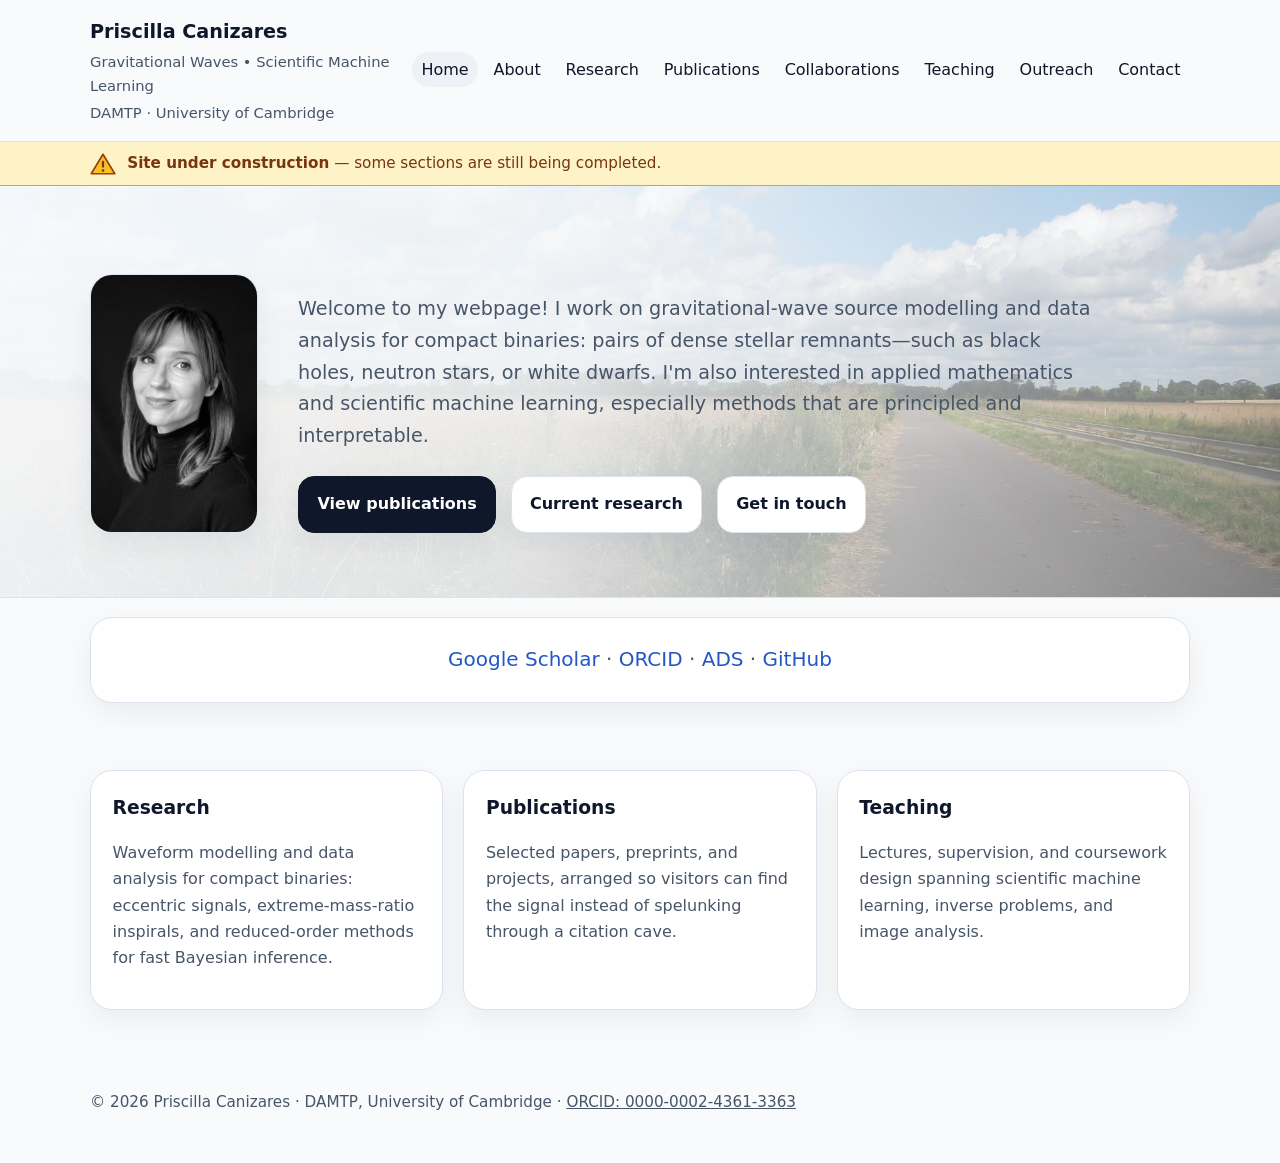
<file: index.html>
<!DOCTYPE html>
<html lang="en">
<head>
  <meta charset="UTF-8">
  <meta name="viewport" content="width=device-width, initial-scale=1.0">
  <title>Priscilla Canizares | Gravitational Waves &amp; Scientific Machine Learning</title>
  <meta name="description" content="Personal academic website of Priscilla Canizares — gravitational-wave astronomy, scientific machine learning, and inverse problems at the University of Cambridge.">
  <meta property="og:title" content="Priscilla Canizares">
  <meta property="og:description" content="Gravitational-wave astronomy, scientific machine learning, and inverse problems at the University of Cambridge.">
  <meta property="og:type" content="website">
  <link rel="icon" href="data:image/svg+xml,%3Csvg xmlns='http://www.w3.org/2000/svg' viewBox='0 0 64 64'%3E%3Crect width='64' height='64' rx='14' fill='%230f172a'/%3E%3Cpath d='M7 32q5-22 10 0t10 0t10 0t10 0t10 0' stroke='%237dd3fc' stroke-width='3.5' fill='none' stroke-linecap='round'/%3E%3C/svg%3E">
  <link rel="stylesheet" href="assets/css/style.css">
</head>
<body>
  <header class="site-header">
    <div class="wrap header-inner">
      <div class="brand">
        <h1>Priscilla Canizares</h1>
        <p> Gravitational Waves • Scientific Machine Learning</p>
        <p>DAMTP · University of Cambridge</p>
      </div>
      <nav aria-label="Main navigation">
        <ul>
          <li><a class="active" href="index.html">Home</a></li>
          <li><a href="about/index.html">About</a></li>
          <li><a href="research/index.html">Research</a></li>
          <li><a href="publications/index.html">Publications</a></li>
          <li><a href="collaborations/index.html">Collaborations</a></li>
          <li><a href="teaching/index.html">Teaching</a></li>
          <li><a href="outreach/index.html">Outreach</a></li>
          <li><a href="contact/index.html">Contact</a></li>
        </ul>
      </nav>
    </div>
  </header>

  <div class="construction" role="status">
    <div class="wrap construction-inner">
      <svg class="construction-sign" width="26" height="24" viewBox="0 0 64 58" aria-hidden="true"><path d="M32 5 L61 53 H3 Z" fill="#fbbf24" stroke="#92400e" stroke-width="4" stroke-linejoin="round"/><rect x="29.2" y="21" width="5.6" height="17" rx="2.8" fill="#78350f"/><circle cx="32" cy="45" r="3.2" fill="#78350f"/></svg>
      <span><strong>Site under construction</strong> — some sections are still being completed.</span>
    </div>
  </div>

  <main>
    <section class="hero">
      <div class="wrap hero-grid">
        <div class="card portrait has-photo">
          <img src="assets/images/profile.jpg" alt="Portrait of Priscilla Canizares">
        </div>
        <div>
        <!-- <h2>Mathematics for noisy signals, hidden structure, and complex physical systems</h2> -->
        <p class="lead">Welcome to my webpage! I work on gravitational-wave source modelling and data analysis for compact binaries: pairs of dense stellar remnants—such as black holes, neutron stars, or white dwarfs. I'm also interested in applied mathematics and scientific machine learning, especially methods that are principled and interpretable.</p>
        <div class="actions">
          <a class="btn primary" href="publications/index.html">View publications</a>
          <a class="btn" href="research/index.html">Current research</a>
          <a class="btn" href="contact/index.html">Get in touch</a>
        </div>
        </div>
      </div>
    </section>

    <section class="section">
      <div class="wrap panel">
        <p style="margin: 0; text-align: center; font-size: 1.25rem;"><a class="text-link" href="https://scholar.google.co.uk/citations?user=4PNVFZsAAAAJ&amp;hl=en" target="_blank" rel="noopener">Google Scholar</a> · <a class="text-link" href="https://orcid.org/0000-0002-4361-3363" target="_blank" rel="noopener">ORCID</a> · <a class="text-link" href="https://ui.adsabs.harvard.edu/search/q=orcid%3A0000-0002-4361-3363&amp;sort=date%20desc" target="_blank" rel="noopener">ADS</a> · <a class="text-link" href="https://github.com/Priscilla-" target="_blank" rel="noopener">GitHub</a></p>
      </div>
    </section>

    <section class="section">
      <div class="wrap grid-3">
        <article class="card">
          <h3>Research</h3>
          <p>Waveform modelling and data analysis for compact binaries: eccentric signals, extreme-mass-ratio inspirals, and reduced-order methods for fast Bayesian inference.</p>
        </article>
        <article class="card">
          <h3>Publications</h3>
          <p>Selected papers, preprints, and projects, arranged so visitors can find the signal instead of spelunking through a citation cave.</p>
        </article>
        <article class="card">
          <h3>Teaching</h3>
          <p>Lectures, supervision, and coursework design spanning scientific machine learning, inverse problems, and image analysis.</p>
        </article>
      </div>
    </section>
  </main>

  <footer class="site-footer">
    <div class="wrap">© 2026 Priscilla Canizares · DAMTP, University of Cambridge · <a href="https://orcid.org/0000-0002-4361-3363" target="_blank" rel="noopener">ORCID: 0000-0002-4361-3363</a></div>
  </footer>
</body>
</html>
</file>
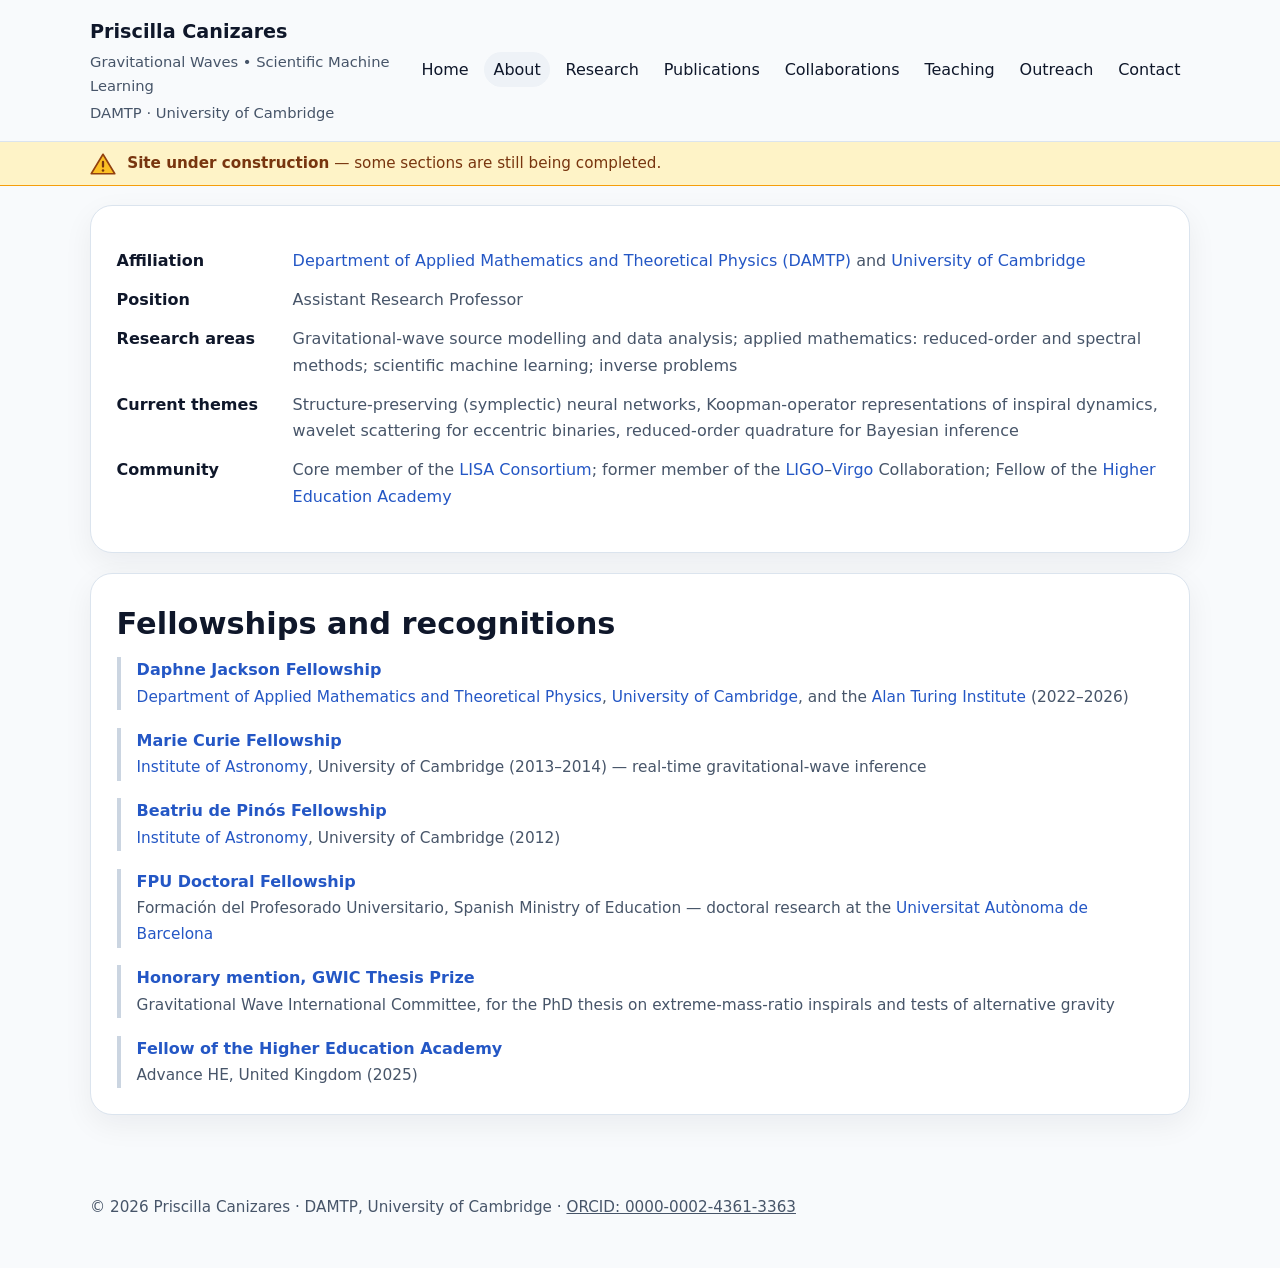
<file: about/index.html>
<!DOCTYPE html>
<html lang="en">
<head>
  <meta charset="UTF-8">
  <meta name="viewport" content="width=device-width, initial-scale=1.0">
  <title>About | Priscilla Canizares</title>
  <meta name="description" content="About Priscilla Canizares —  Gravitational-wave astronomy, and scientific machine learning">
  <link rel="icon" href="data:image/svg+xml,%3Csvg xmlns='http://www.w3.org/2000/svg' viewBox='0 0 64 64'%3E%3Crect width='64' height='64' rx='14' fill='%230f172a'/%3E%3Cpath d='M7 32q5-22 10 0t10 0t10 0t10 0t10 0' stroke='%237dd3fc' stroke-width='3.5' fill='none' stroke-linecap='round'/%3E%3C/svg%3E">
  <link rel="stylesheet" href="../assets/css/style.css">
</head>
<body>
  <header class="site-header">
    <div class="wrap header-inner">
      <div class="brand">
        <h1>Priscilla Canizares</h1>
        <p> Gravitational Waves • Scientific Machine Learning</p>
        <p>DAMTP · University of Cambridge</p>
      </div>
      <nav aria-label="Main navigation">
        <ul>
          <li><a href="../index.html">Home</a></li>
          <li><a class="active" href="index.html">About</a></li>
          <li><a href="../research/index.html">Research</a></li>
          <li><a href="../publications/index.html">Publications</a></li>
          <li><a href="../collaborations/index.html">Collaborations</a></li>
          <li><a href="../teaching/index.html">Teaching</a></li>
          <li><a href="../outreach/index.html">Outreach</a></li>
          <li><a href="../contact/index.html">Contact</a></li>
        </ul>
      </nav>
    </div>
  </header>

  <div class="construction" role="status">
    <div class="wrap construction-inner">
      <svg class="construction-sign" width="26" height="24" viewBox="0 0 64 58" aria-hidden="true"><path d="M32 5 L61 53 H3 Z" fill="#fbbf24" stroke="#92400e" stroke-width="4" stroke-linejoin="round"/><rect x="29.2" y="21" width="5.6" height="17" rx="2.8" fill="#78350f"/><circle cx="32" cy="45" r="3.2" fill="#78350f"/></svg>
      <span><strong>Site under construction</strong> — some sections are still being completed.</span>
    </div>
  </div>

  <!-- <main class="section">
    <div class="wrap panel">
      <h2 class="section-title">About</h2>
      <p>I work on gravitational-wave astronomy: modelling the signals of compact binaries and analysing detector data. My research builds methods that combine mathematical structure with modern data-driven tools — drawing on applied mathematics, inverse problems, and scientific machine learning — especially for problems where signals are faint, models are expensive, and uncertainty matters.</p>
      <p>I am affiliated with the University of Cambridge, based in the Department of Applied Mathematics and Theoretical Physics (DAMTP). My work often lives in the productive borderlands between theory and computation: waveform modelling, statistical inference, structured neural architectures, and efficient surrogates for scientific discovery.</p>
      <p>My path into this field began with the LISA mission. During my PhD at the Universitat Autònoma de Barcelona — with a doctoral research stay at the University of Southampton — I developed time-domain pseudospectral methods for the self-force problem and for modelling extreme-mass-ratio inspirals, work that received an honorary mention in the GWIC thesis prize. As a Beatriu de Pinós and then Marie Curie Fellow at the Institute of Astronomy in Cambridge, I developed the compressed-likelihood (reduced-order quadrature) approach to gravitational-wave parameter estimation, which now supports fast analyses within LIGO pipelines. Positions followed at DAMTP, including a Wellcome Trust award on multiresolution methods for scientific imaging, and at Radboud University, where I worked on the interpretation of the first multi-messenger discoveries. As a member of the LIGO–Virgo Collaboration I contributed to the parameter-estimation, data-analysis, and multi-messenger working groups for the first two observing runs, including the GW170817 discovery papers.</p>
      <p>After a career break for caring responsibilities and a period in industry — which led to two patents and lasting collaborations between academia and the technology sector — I returned to research in 2022 as a Daphne Jackson Fellow at DAMTP and the Alan Turing Institute, in Prof. Carola-Bibiane Schönlieb's group. I am a core member of the LISA Consortium, a Fellow of the Higher Education Academy, and I lecture in the MPhil in Data Intensive Science at Cambridge.</p>
    </div>
  </main> -->

  <main class="section">
    <div class="wrap panel">
      <dl class="kv">
          <dt>Affiliation</dt><dd><a class="text-link" href="https://www.damtp.cam.ac.uk" target="_blank" rel="noopener">Department of Applied Mathematics and Theoretical Physics (DAMTP)</a> and <a class="text-link" href="https://www.cam.ac.uk" target="_blank" rel="noopener">University of Cambridge</a></dd>
          <dt>Position</dt><dd>Assistant Research Professor</dd>
          <dt>Research areas</dt><dd>Gravitational-wave source modelling and data analysis; applied mathematics: reduced-order and spectral methods; scientific machine learning; inverse problems</dd>
          <dt>Current themes</dt><dd>Structure-preserving (symplectic) neural networks, Koopman-operator representations of inspiral dynamics, wavelet scattering for eccentric binaries, reduced-order quadrature for Bayesian inference</dd>
          <dt>Community</dt><dd>Core member of the <a class="text-link" href="https://www.lisamission.org" target="_blank" rel="noopener">LISA Consortium</a>; former member of the <a class="text-link" href="https://www.ligo.org" target="_blank" rel="noopener">LIGO</a>–<a class="text-link" href="https://www.virgo-gw.eu" target="_blank" rel="noopener">Virgo</a> Collaboration; Fellow of the <a class="text-link" href="https://www.advance-he.ac.uk" target="_blank" rel="noopener">Higher Education Academy</a></dd>
        </dl>
    </div>
    <div class="wrap panel" style="margin-top: 1.25rem;">
      <h2 class="section-title">Fellowships and recognitions</h2>
      <ul class="list-clean">
        <li class="pub">
          <strong><a class="text-link" href="https://daphnejackson.org" target="_blank" rel="noopener">Daphne Jackson Fellowship</a></strong><br>
          <span class="meta"><a class="text-link" href="https://www.damtp.cam.ac.uk" target="_blank" rel="noopener">Department of Applied Mathematics and Theoretical Physics</a>, <a class="text-link" href="https://www.cam.ac.uk" target="_blank" rel="noopener">University of Cambridge</a>, and the <a class="text-link" href="https://www.turing.ac.uk" target="_blank" rel="noopener">Alan Turing Institute</a> (2022–2026)</span>
        </li>
        <li class="pub">
          <strong><a class="text-link" href="https://marie-sklodowska-curie-actions.ec.europa.eu" target="_blank" rel="noopener">Marie Curie Fellowship</a></strong><br>
          <span class="meta"><a class="text-link" href="https://www.ast.cam.ac.uk" target="_blank" rel="noopener">Institute of Astronomy</a>, University of Cambridge (2013–2014) — real-time gravitational-wave inference</span>
        </li>
        <li class="pub">
          <strong><a class="text-link" href="https://agaur.gencat.cat" target="_blank" rel="noopener">Beatriu de Pinós Fellowship</a></strong><br>
          <span class="meta"><a class="text-link" href="https://www.ast.cam.ac.uk" target="_blank" rel="noopener">Institute of Astronomy</a>, University of Cambridge (2012)</span>
        </li>
        <li class="pub">
          <strong><a class="text-link" href="https://www.ciencia.gob.es/Universidades/FPU.html" target="_blank" rel="noopener">FPU Doctoral Fellowship</a></strong><br>
          <span class="meta">Formación del Profesorado Universitario, Spanish Ministry of Education — doctoral research at the <a class="text-link" href="https://www.uab.cat" target="_blank" rel="noopener">Universitat Autònoma de Barcelona</a></span>
        </li>
        <li class="pub">
          <strong><a class="text-link" href="https://gwic.ligo.org" target="_blank" rel="noopener">Honorary mention, GWIC Thesis Prize</a></strong><br>
          <span class="meta">Gravitational Wave International Committee, for the PhD thesis on extreme-mass-ratio inspirals and tests of alternative gravity</span>
        </li>
        <li class="pub">
          <strong><a class="text-link" href="https://www.advance-he.ac.uk" target="_blank" rel="noopener">Fellow of the Higher Education Academy</a></strong><br>
          <span class="meta">Advance HE, United Kingdom (2025)</span>
        </li>
      </ul>
    </div>
  </main>

  <footer class="site-footer">
    <div class="wrap">© 2026 Priscilla Canizares · DAMTP, University of Cambridge · <a href="https://orcid.org/0000-0002-4361-3363" target="_blank" rel="noopener">ORCID: 0000-0002-4361-3363</a></div>
  </footer>
</body>
</html>
</file>
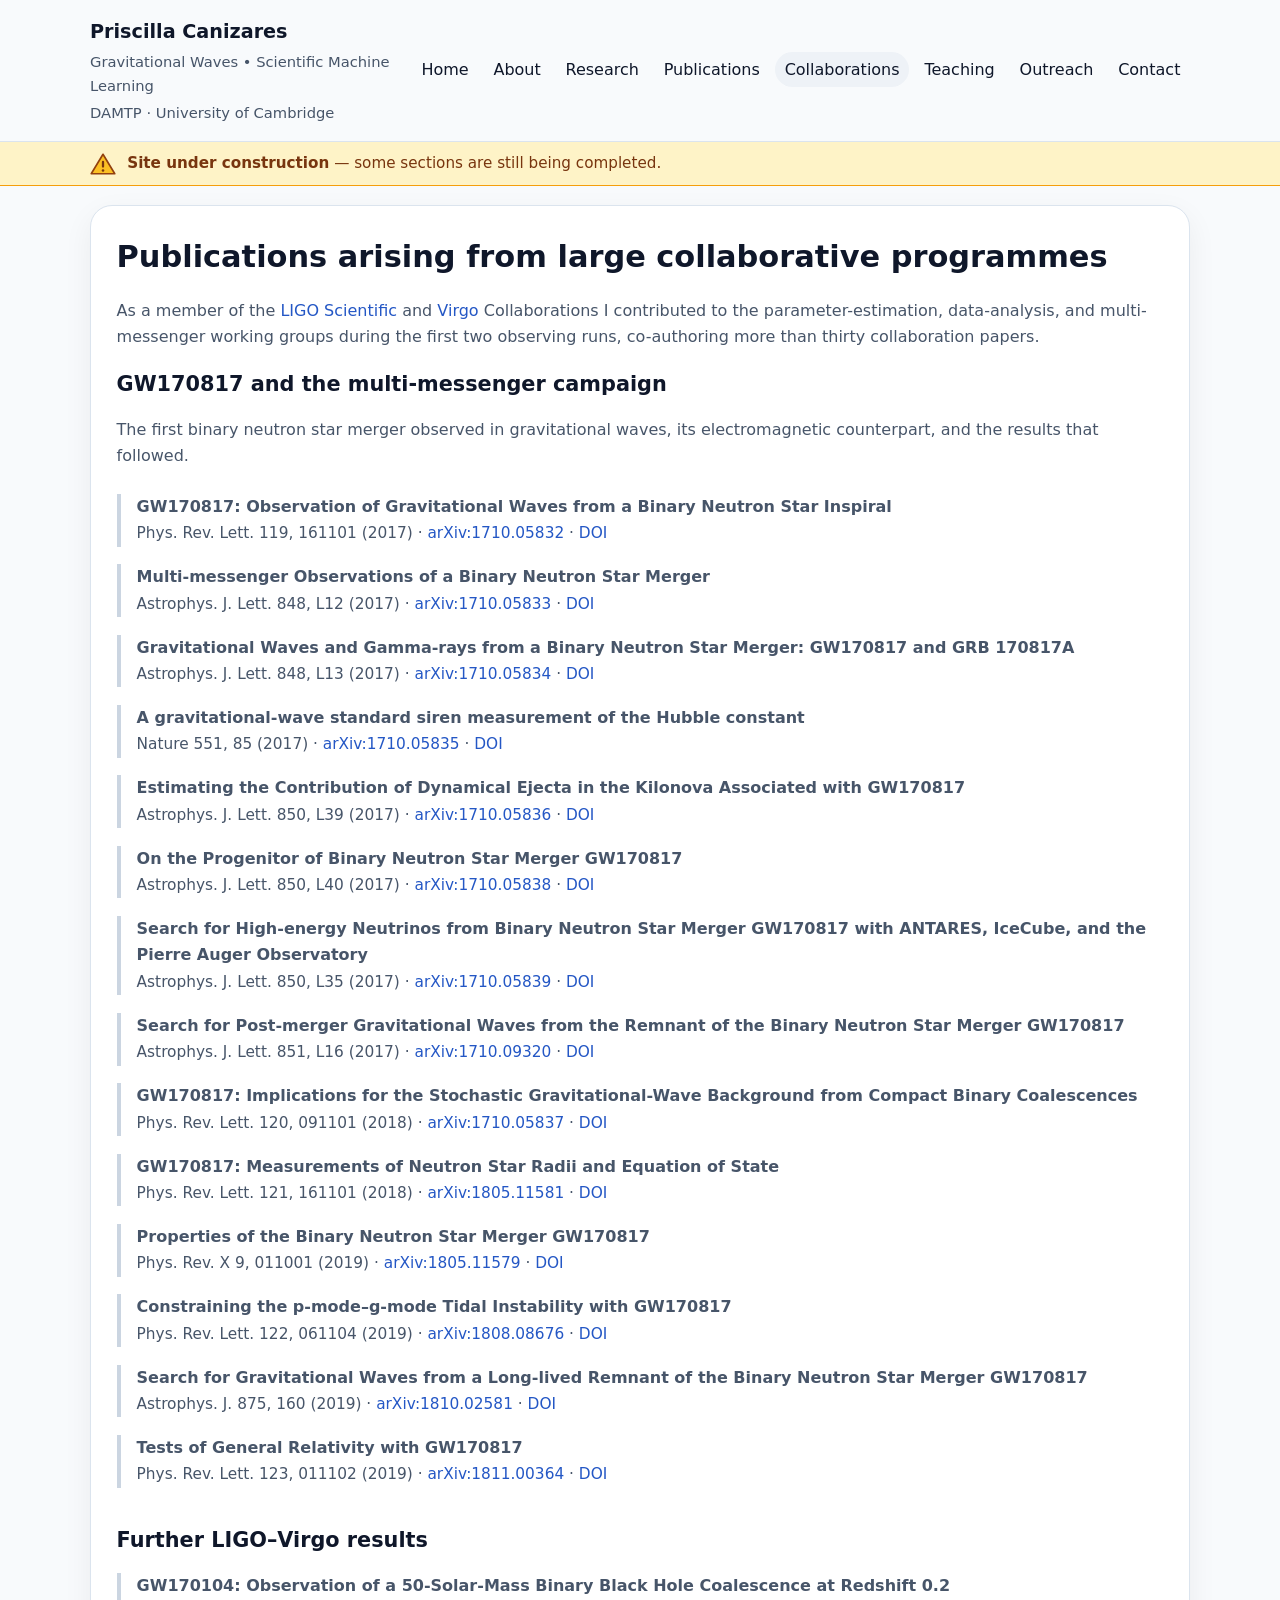
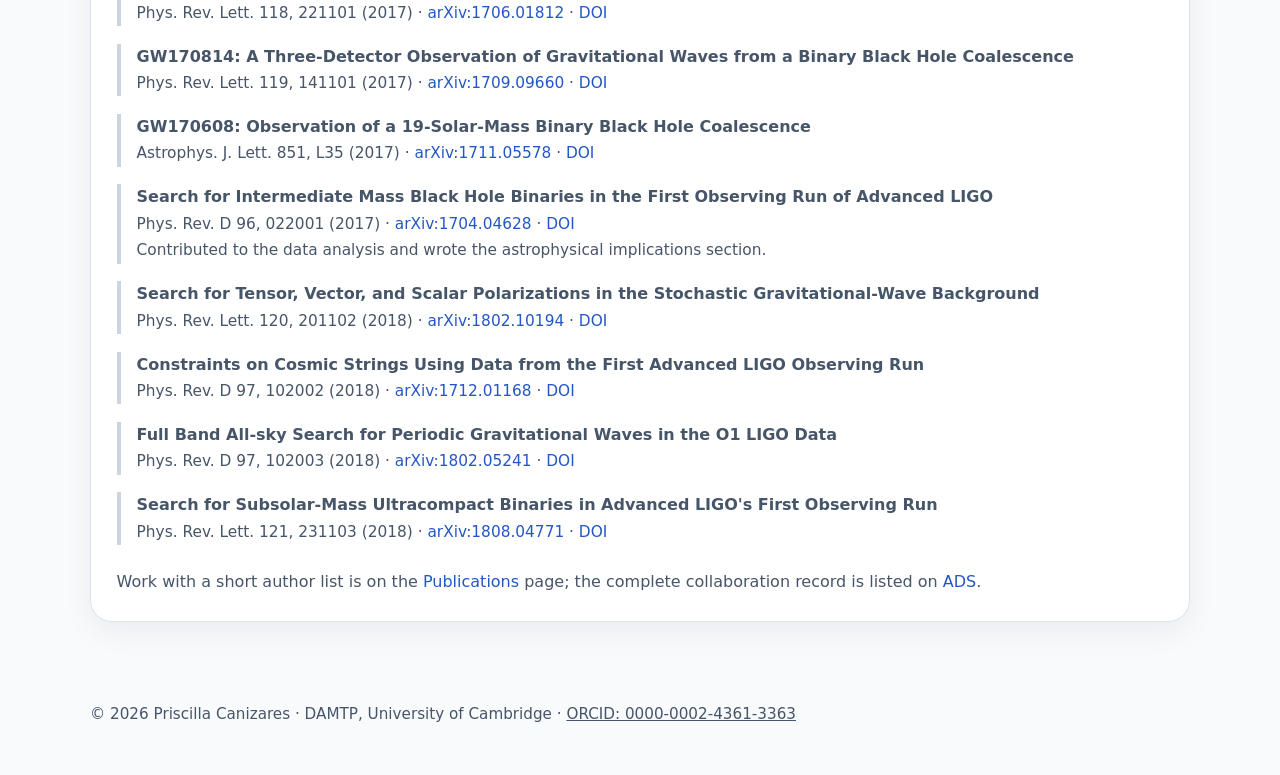
<file: collaborations/index.html>
<!DOCTYPE html>
<html lang="en">
<head>
  <meta charset="UTF-8">
  <meta name="viewport" content="width=device-width, initial-scale=1.0">
  <title>Collaborations | Priscilla Canizares</title>
  <meta name="description" content="Papers Priscilla Canizares co-authored with the LIGO Scientific and Virgo Collaborations, including the GW170817 multi-messenger results.">
  <link rel="icon" href="data:image/svg+xml,%3Csvg xmlns='http://www.w3.org/2000/svg' viewBox='0 0 64 64'%3E%3Crect width='64' height='64' rx='14' fill='%230f172a'/%3E%3Cpath d='M7 32q5-22 10 0t10 0t10 0t10 0t10 0' stroke='%237dd3fc' stroke-width='3.5' fill='none' stroke-linecap='round'/%3E%3C/svg%3E">
  <link rel="stylesheet" href="../assets/css/style.css">
</head>
<body>
  <header class="site-header">
    <div class="wrap header-inner">
      <div class="brand">
        <h1>Priscilla Canizares</h1>
        <p> Gravitational Waves • Scientific Machine Learning</p>
        <p>DAMTP · University of Cambridge</p>
      </div>
      <nav aria-label="Main navigation">
        <ul>
          <li><a href="../index.html">Home</a></li>
          <li><a href="../about/index.html">About</a></li>
          <li><a href="../research/index.html">Research</a></li>
          <li><a href="../publications/index.html">Publications</a></li>
          <li><a class="active" href="index.html">Collaborations</a></li>
          <li><a href="../teaching/index.html">Teaching</a></li>
          <li><a href="../outreach/index.html">Outreach</a></li>
          <li><a href="../contact/index.html">Contact</a></li>
        </ul>
      </nav>
    </div>
  </header>

  <div class="construction" role="status">
    <div class="wrap construction-inner">
      <svg class="construction-sign" width="26" height="24" viewBox="0 0 64 58" aria-hidden="true"><path d="M32 5 L61 53 H3 Z" fill="#fbbf24" stroke="#92400e" stroke-width="4" stroke-linejoin="round"/><rect x="29.2" y="21" width="5.6" height="17" rx="2.8" fill="#78350f"/><circle cx="32" cy="45" r="3.2" fill="#78350f"/></svg>
      <span><strong>Site under construction</strong> — some sections are still being completed.</span>
    </div>
  </div>

  <main class="section">
    <div class="wrap panel">
      <h2 class="section-title">Publications arising from large collaborative programmes</h2>
      <p>As a member of the <a class="text-link" href="https://www.ligo.org" target="_blank" rel="noopener">LIGO Scientific</a> and <a class="text-link" href="https://www.virgo-gw.eu" target="_blank" rel="noopener">Virgo</a> Collaborations I contributed to the parameter-estimation, data-analysis, and multi-messenger working groups during the first two observing runs, co-authoring more than thirty collaboration papers.</p>

      <h3 class="pub-year">GW170817 and the multi-messenger campaign</h3>
      <p class="section-intro">The first binary neutron star merger observed in gravitational waves, its electromagnetic counterpart, and the results that followed.</p>
      <ul class="list-clean">
        <li class="pub">
          <strong>GW170817: Observation of Gravitational Waves from a Binary Neutron Star Inspiral</strong><br>
          <span class="meta">Phys. Rev. Lett. 119, 161101 (2017) · <span class="pub-links"><a href="https://arxiv.org/abs/1710.05832" target="_blank" rel="noopener">arXiv:1710.05832</a> · <a href="https://doi.org/10.1103/PhysRevLett.119.161101" target="_blank" rel="noopener">DOI</a></span></span>
        </li>
        <li class="pub">
          <strong>Multi-messenger Observations of a Binary Neutron Star Merger</strong><br>
          <span class="meta">Astrophys. J. Lett. 848, L12 (2017) · <span class="pub-links"><a href="https://arxiv.org/abs/1710.05833" target="_blank" rel="noopener">arXiv:1710.05833</a> · <a href="https://doi.org/10.3847/2041-8213/aa91c9" target="_blank" rel="noopener">DOI</a></span></span>
        </li>
        <li class="pub">
          <strong>Gravitational Waves and Gamma-rays from a Binary Neutron Star Merger: GW170817 and GRB 170817A</strong><br>
          <span class="meta">Astrophys. J. Lett. 848, L13 (2017) · <span class="pub-links"><a href="https://arxiv.org/abs/1710.05834" target="_blank" rel="noopener">arXiv:1710.05834</a> · <a href="https://doi.org/10.3847/2041-8213/aa920c" target="_blank" rel="noopener">DOI</a></span></span>
        </li>
        <li class="pub">
          <strong>A gravitational-wave standard siren measurement of the Hubble constant</strong><br>
          <span class="meta">Nature 551, 85 (2017) · <span class="pub-links"><a href="https://arxiv.org/abs/1710.05835" target="_blank" rel="noopener">arXiv:1710.05835</a> · <a href="https://doi.org/10.1038/nature24471" target="_blank" rel="noopener">DOI</a></span></span>
        </li>
        <li class="pub">
          <strong>Estimating the Contribution of Dynamical Ejecta in the Kilonova Associated with GW170817</strong><br>
          <span class="meta">Astrophys. J. Lett. 850, L39 (2017) · <span class="pub-links"><a href="https://arxiv.org/abs/1710.05836" target="_blank" rel="noopener">arXiv:1710.05836</a> · <a href="https://doi.org/10.3847/2041-8213/aa9478" target="_blank" rel="noopener">DOI</a></span></span>
        </li>
        <li class="pub">
          <strong>On the Progenitor of Binary Neutron Star Merger GW170817</strong><br>
          <span class="meta">Astrophys. J. Lett. 850, L40 (2017) · <span class="pub-links"><a href="https://arxiv.org/abs/1710.05838" target="_blank" rel="noopener">arXiv:1710.05838</a> · <a href="https://doi.org/10.3847/2041-8213/aa93fc" target="_blank" rel="noopener">DOI</a></span></span>
        </li>
        <li class="pub">
          <strong>Search for High-energy Neutrinos from Binary Neutron Star Merger GW170817 with ANTARES, IceCube, and the Pierre Auger Observatory</strong><br>
          <span class="meta">Astrophys. J. Lett. 850, L35 (2017) · <span class="pub-links"><a href="https://arxiv.org/abs/1710.05839" target="_blank" rel="noopener">arXiv:1710.05839</a> · <a href="https://doi.org/10.3847/2041-8213/aa9aed" target="_blank" rel="noopener">DOI</a></span></span>
        </li>
        <li class="pub">
          <strong>Search for Post-merger Gravitational Waves from the Remnant of the Binary Neutron Star Merger GW170817</strong><br>
          <span class="meta">Astrophys. J. Lett. 851, L16 (2017) · <span class="pub-links"><a href="https://arxiv.org/abs/1710.09320" target="_blank" rel="noopener">arXiv:1710.09320</a> · <a href="https://doi.org/10.3847/2041-8213/aa9a35" target="_blank" rel="noopener">DOI</a></span></span>
        </li>
        <li class="pub">
          <strong>GW170817: Implications for the Stochastic Gravitational-Wave Background from Compact Binary Coalescences</strong><br>
          <span class="meta">Phys. Rev. Lett. 120, 091101 (2018) · <span class="pub-links"><a href="https://arxiv.org/abs/1710.05837" target="_blank" rel="noopener">arXiv:1710.05837</a> · <a href="https://doi.org/10.1103/PhysRevLett.120.091101" target="_blank" rel="noopener">DOI</a></span></span>
        </li>
        <li class="pub">
          <strong>GW170817: Measurements of Neutron Star Radii and Equation of State</strong><br>
          <span class="meta">Phys. Rev. Lett. 121, 161101 (2018) · <span class="pub-links"><a href="https://arxiv.org/abs/1805.11581" target="_blank" rel="noopener">arXiv:1805.11581</a> · <a href="https://doi.org/10.1103/PhysRevLett.121.161101" target="_blank" rel="noopener">DOI</a></span></span>
        </li>
        <li class="pub">
          <strong>Properties of the Binary Neutron Star Merger GW170817</strong><br>
          <span class="meta">Phys. Rev. X 9, 011001 (2019) · <span class="pub-links"><a href="https://arxiv.org/abs/1805.11579" target="_blank" rel="noopener">arXiv:1805.11579</a> · <a href="https://doi.org/10.1103/PhysRevX.9.011001" target="_blank" rel="noopener">DOI</a></span></span>
        </li>
        <li class="pub">
          <strong>Constraining the p-mode&ndash;g-mode Tidal Instability with GW170817</strong><br>
          <span class="meta">Phys. Rev. Lett. 122, 061104 (2019) · <span class="pub-links"><a href="https://arxiv.org/abs/1808.08676" target="_blank" rel="noopener">arXiv:1808.08676</a> · <a href="https://doi.org/10.1103/PhysRevLett.122.061104" target="_blank" rel="noopener">DOI</a></span></span>
        </li>
        <li class="pub">
          <strong>Search for Gravitational Waves from a Long-lived Remnant of the Binary Neutron Star Merger GW170817</strong><br>
          <span class="meta">Astrophys. J. 875, 160 (2019) · <span class="pub-links"><a href="https://arxiv.org/abs/1810.02581" target="_blank" rel="noopener">arXiv:1810.02581</a> · <a href="https://doi.org/10.3847/1538-4357/ab0f3d" target="_blank" rel="noopener">DOI</a></span></span>
        </li>
        <li class="pub">
          <strong>Tests of General Relativity with GW170817</strong><br>
          <span class="meta">Phys. Rev. Lett. 123, 011102 (2019) · <span class="pub-links"><a href="https://arxiv.org/abs/1811.00364" target="_blank" rel="noopener">arXiv:1811.00364</a> · <a href="https://doi.org/10.1103/PhysRevLett.123.011102" target="_blank" rel="noopener">DOI</a></span></span>
        </li>
      </ul>

      <h3 class="pub-year">Further LIGO&ndash;Virgo results</h3>
      <ul class="list-clean">
        <li class="pub">
          <strong>GW170104: Observation of a 50-Solar-Mass Binary Black Hole Coalescence at Redshift 0.2</strong><br>
          <span class="meta">Phys. Rev. Lett. 118, 221101 (2017) · <span class="pub-links"><a href="https://arxiv.org/abs/1706.01812" target="_blank" rel="noopener">arXiv:1706.01812</a> · <a href="https://doi.org/10.1103/PhysRevLett.118.221101" target="_blank" rel="noopener">DOI</a></span></span>
        </li>
        <li class="pub">
          <strong>GW170814: A Three-Detector Observation of Gravitational Waves from a Binary Black Hole Coalescence</strong><br>
          <span class="meta">Phys. Rev. Lett. 119, 141101 (2017) · <span class="pub-links"><a href="https://arxiv.org/abs/1709.09660" target="_blank" rel="noopener">arXiv:1709.09660</a> · <a href="https://doi.org/10.1103/PhysRevLett.119.141101" target="_blank" rel="noopener">DOI</a></span></span>
        </li>
        <li class="pub">
          <strong>GW170608: Observation of a 19-Solar-Mass Binary Black Hole Coalescence</strong><br>
          <span class="meta">Astrophys. J. Lett. 851, L35 (2017) · <span class="pub-links"><a href="https://arxiv.org/abs/1711.05578" target="_blank" rel="noopener">arXiv:1711.05578</a> · <a href="https://doi.org/10.3847/2041-8213/aa9f0c" target="_blank" rel="noopener">DOI</a></span></span>
        </li>
        <li class="pub">
          <strong>Search for Intermediate Mass Black Hole Binaries in the First Observing Run of Advanced LIGO</strong><br>
          <span class="meta">Phys. Rev. D 96, 022001 (2017) · <span class="pub-links"><a href="https://arxiv.org/abs/1704.04628" target="_blank" rel="noopener">arXiv:1704.04628</a> · <a href="https://doi.org/10.1103/PhysRevD.96.022001" target="_blank" rel="noopener">DOI</a></span></span><br>
          <span class="meta">Contributed to the data analysis and wrote the astrophysical implications section.</span>
        </li>
        <li class="pub">
          <strong>Search for Tensor, Vector, and Scalar Polarizations in the Stochastic Gravitational-Wave Background</strong><br>
          <span class="meta">Phys. Rev. Lett. 120, 201102 (2018) · <span class="pub-links"><a href="https://arxiv.org/abs/1802.10194" target="_blank" rel="noopener">arXiv:1802.10194</a> · <a href="https://doi.org/10.1103/PhysRevLett.120.201102" target="_blank" rel="noopener">DOI</a></span></span>
        </li>
        <li class="pub">
          <strong>Constraints on Cosmic Strings Using Data from the First Advanced LIGO Observing Run</strong><br>
          <span class="meta">Phys. Rev. D 97, 102002 (2018) · <span class="pub-links"><a href="https://arxiv.org/abs/1712.01168" target="_blank" rel="noopener">arXiv:1712.01168</a> · <a href="https://doi.org/10.1103/PhysRevD.97.102002" target="_blank" rel="noopener">DOI</a></span></span>
        </li>
        <li class="pub">
          <strong>Full Band All-sky Search for Periodic Gravitational Waves in the O1 LIGO Data</strong><br>
          <span class="meta">Phys. Rev. D 97, 102003 (2018) · <span class="pub-links"><a href="https://arxiv.org/abs/1802.05241" target="_blank" rel="noopener">arXiv:1802.05241</a> · <a href="https://doi.org/10.1103/PhysRevD.97.102003" target="_blank" rel="noopener">DOI</a></span></span>
        </li>
        <li class="pub">
          <strong>Search for Subsolar-Mass Ultracompact Binaries in Advanced LIGO's First Observing Run</strong><br>
          <span class="meta">Phys. Rev. Lett. 121, 231103 (2018) · <span class="pub-links"><a href="https://arxiv.org/abs/1808.04771" target="_blank" rel="noopener">arXiv:1808.04771</a> · <a href="https://doi.org/10.1103/PhysRevLett.121.231103" target="_blank" rel="noopener">DOI</a></span></span>
        </li>
      </ul>

      <p style="margin: 1.5rem 0 0;">Work with a short author list is on the <a class="text-link" href="../publications/index.html">Publications</a> page; the complete collaboration record is listed on <a class="text-link" href="https://ui.adsabs.harvard.edu/search/q=orcid%3A0000-0002-4361-3363&amp;sort=date%20desc" target="_blank" rel="noopener">ADS</a>.</p>
    </div>
  </main>

  <footer class="site-footer">
    <div class="wrap">© 2026 Priscilla Canizares · DAMTP, University of Cambridge · <a href="https://orcid.org/0000-0002-4361-3363" target="_blank" rel="noopener">ORCID: 0000-0002-4361-3363</a></div>
  </footer>
</body>
</html>
</file>
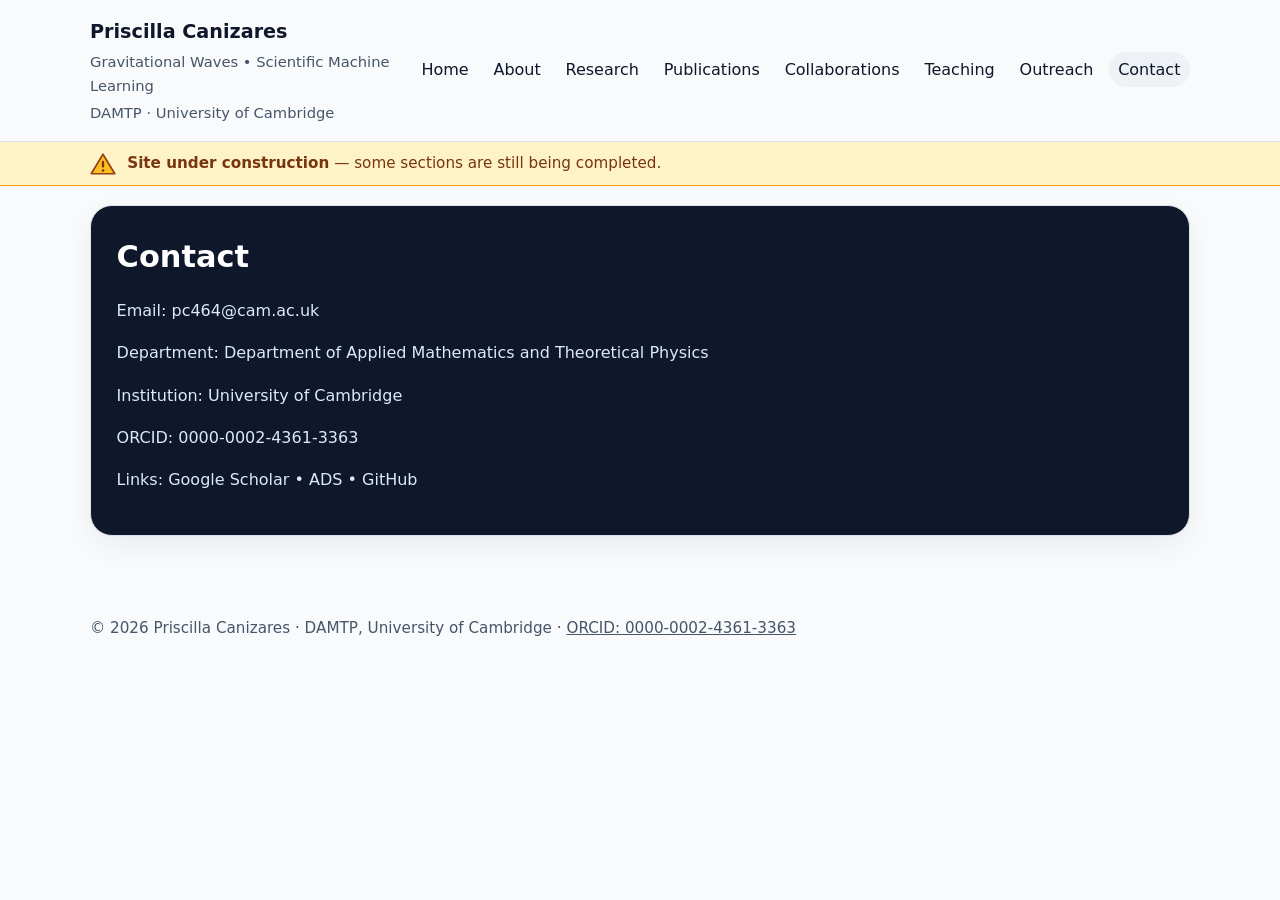
<file: contact/index.html>
<!DOCTYPE html>
<html lang="en">
<head>
  <meta charset="UTF-8">
  <meta name="viewport" content="width=device-width, initial-scale=1.0">
  <title>Contact | Priscilla Canizares</title>
  <meta name="description" content="Contact details for Priscilla Canizares — DAMTP, University of Cambridge.">
  <link rel="icon" href="data:image/svg+xml,%3Csvg xmlns='http://www.w3.org/2000/svg' viewBox='0 0 64 64'%3E%3Crect width='64' height='64' rx='14' fill='%230f172a'/%3E%3Cpath d='M7 32q5-22 10 0t10 0t10 0t10 0t10 0' stroke='%237dd3fc' stroke-width='3.5' fill='none' stroke-linecap='round'/%3E%3C/svg%3E">
  <link rel="stylesheet" href="../assets/css/style.css">
</head>
<body>
  <header class="site-header">
    <div class="wrap header-inner">
      <div class="brand">
        <h1>Priscilla Canizares</h1>
        <p> Gravitational Waves • Scientific Machine Learning</p>
        <p>DAMTP · University of Cambridge</p>
      </div>
      <nav aria-label="Main navigation">
        <ul>
          <li><a href="../index.html">Home</a></li>
          <li><a href="../about/index.html">About</a></li>
          <li><a href="../research/index.html">Research</a></li>
          <li><a href="../publications/index.html">Publications</a></li>
          <li><a href="../collaborations/index.html">Collaborations</a></li>
          <li><a href="../teaching/index.html">Teaching</a></li>
          <li><a href="../outreach/index.html">Outreach</a></li>
          <li><a class="active" href="index.html">Contact</a></li>
        </ul>
      </nav>
    </div>
  </header>

  <div class="construction" role="status">
    <div class="wrap construction-inner">
      <svg class="construction-sign" width="26" height="24" viewBox="0 0 64 58" aria-hidden="true"><path d="M32 5 L61 53 H3 Z" fill="#fbbf24" stroke="#92400e" stroke-width="4" stroke-linejoin="round"/><rect x="29.2" y="21" width="5.6" height="17" rx="2.8" fill="#78350f"/><circle cx="32" cy="45" r="3.2" fill="#78350f"/></svg>
      <span><strong>Site under construction</strong> — some sections are still being completed.</span>
    </div>
  </div>

  <main class="section">
    <div class="wrap panel contact-block">
      <h2 class="section-title">Contact</h2>
      <p>Email: <a href="mailto:pc464@cam.ac.uk">pc464@cam.ac.uk</a></p>
      <p>Department: <a href="https://www.damtp.cam.ac.uk" target="_blank" rel="noopener">Department of Applied Mathematics and Theoretical Physics</a></p>
      <p>Institution: <a href="https://www.cam.ac.uk" target="_blank" rel="noopener">University of Cambridge</a></p>
      <p>ORCID: <a href="https://orcid.org/0000-0002-4361-3363" target="_blank" rel="noopener">0000-0002-4361-3363</a></p>
      <p>Links: <a href="https://scholar.google.co.uk/citations?user=4PNVFZsAAAAJ&amp;hl=en" target="_blank" rel="noopener">Google Scholar</a> • <a href="https://ui.adsabs.harvard.edu/search/q=orcid%3A0000-0002-4361-3363&amp;sort=date%20desc" target="_blank" rel="noopener">ADS</a> • <a href="https://github.com/Priscilla-" target="_blank" rel="noopener">GitHub</a></p>
    </div>
  </main>

  <footer class="site-footer">
    <div class="wrap">© 2026 Priscilla Canizares · DAMTP, University of Cambridge · <a href="https://orcid.org/0000-0002-4361-3363" target="_blank" rel="noopener">ORCID: 0000-0002-4361-3363</a></div>
  </footer>
</body>
</html>
</file>
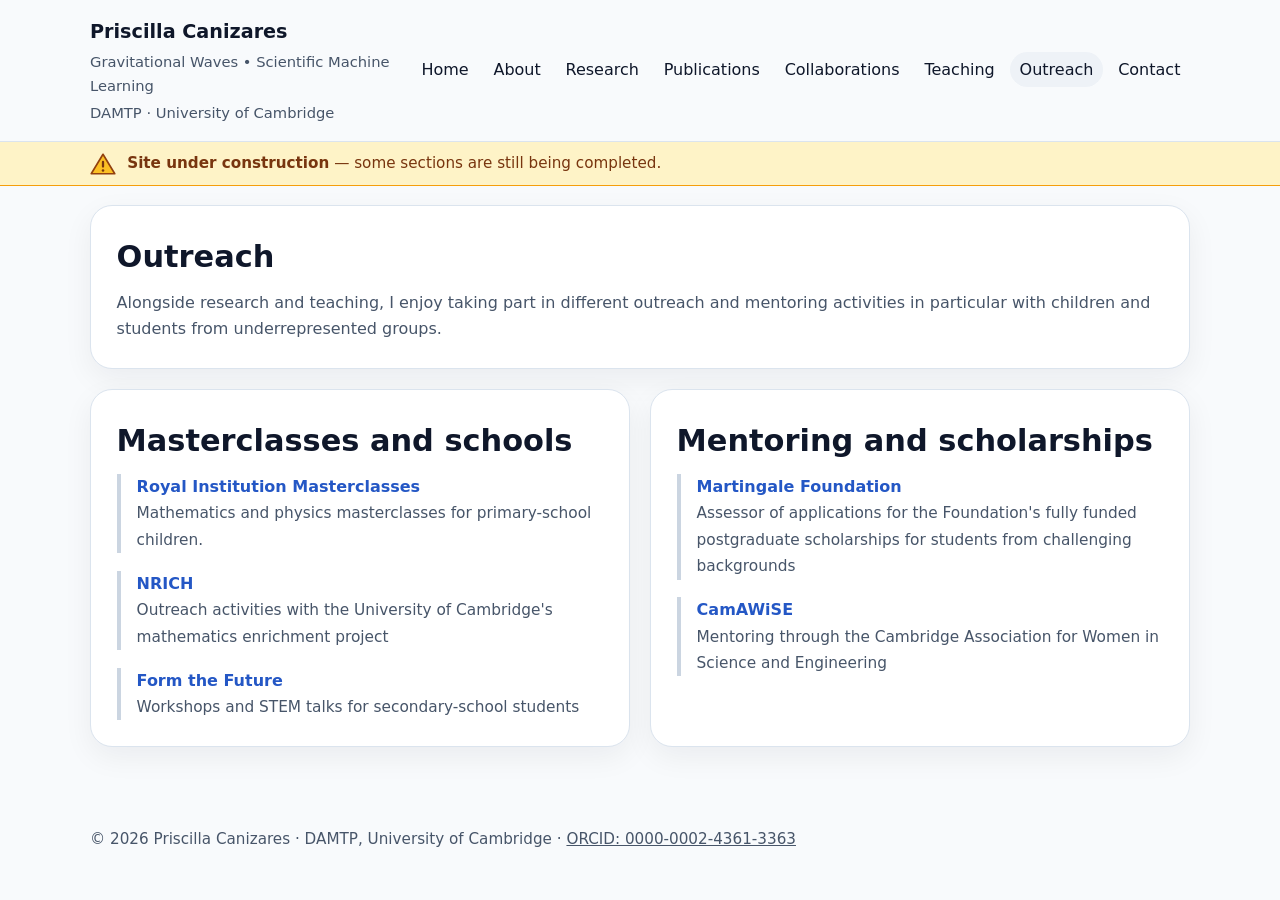
<file: outreach/index.html>
<!DOCTYPE html>
<html lang="en">
<head>
  <meta charset="UTF-8">
  <meta name="viewport" content="width=device-width, initial-scale=1.0">
  <title>Outreach | Priscilla Canizares</title>
  <meta name="description" content="Outreach and mentoring activities of Priscilla Canizares — Royal Institution masterclasses, school workshops, CamAWiSE mentoring, and assessing Martingale Foundation scholarship applications.">
  <link rel="icon" href="data:image/svg+xml,%3Csvg xmlns='http://www.w3.org/2000/svg' viewBox='0 0 64 64'%3E%3Crect width='64' height='64' rx='14' fill='%230f172a'/%3E%3Cpath d='M7 32q5-22 10 0t10 0t10 0t10 0t10 0' stroke='%237dd3fc' stroke-width='3.5' fill='none' stroke-linecap='round'/%3E%3C/svg%3E">
  <link rel="stylesheet" href="../assets/css/style.css">
</head>
<body>
  <header class="site-header">
    <div class="wrap header-inner">
      <div class="brand">
        <h1>Priscilla Canizares</h1>
        <p> Gravitational Waves • Scientific Machine Learning</p>
        <p>DAMTP · University of Cambridge</p>
      </div>
      <nav aria-label="Main navigation">
        <ul>
          <li><a href="../index.html">Home</a></li>
          <li><a href="../about/index.html">About</a></li>
          <li><a href="../research/index.html">Research</a></li>
          <li><a href="../publications/index.html">Publications</a></li>
          <li><a href="../collaborations/index.html">Collaborations</a></li>
          <li><a href="../teaching/index.html">Teaching</a></li>
          <li><a class="active" href="index.html">Outreach</a></li>
          <li><a href="../contact/index.html">Contact</a></li>
        </ul>
      </nav>
    </div>
  </header>

  <div class="construction" role="status">
    <div class="wrap construction-inner">
      <svg class="construction-sign" width="26" height="24" viewBox="0 0 64 58" aria-hidden="true"><path d="M32 5 L61 53 H3 Z" fill="#fbbf24" stroke="#92400e" stroke-width="4" stroke-linejoin="round"/><rect x="29.2" y="21" width="5.6" height="17" rx="2.8" fill="#78350f"/><circle cx="32" cy="45" r="3.2" fill="#78350f"/></svg>
      <span><strong>Site under construction</strong> — some sections are still being completed.</span>
    </div>
  </div>

  <main class="section">
    <div class="wrap panel">
      <h2 class="section-title">Outreach</h2>
      <p class="section-intro" style="margin-bottom: 0;">Alongside research and teaching, I enjoy taking part in different outreach and mentoring activities in particular with children and students from underrepresented groups.</p>
    </div>
    <div class="wrap grid-2" style="margin-top: 1.25rem;">
      <section class="panel">
        <h2 class="section-title">Masterclasses and schools</h2>
        <ul class="list-clean">
          <li class="pub">
            <strong><a class="text-link" href="https://www.rigb.org/learning/ri-masterclasses" target="_blank" rel="noopener">Royal Institution Masterclasses</a></strong><br>
            <span class="meta">Mathematics and physics masterclasses for primary-school children.</span>
          </li>
          <li class="pub">
            <strong><a class="text-link" href="https://nrich.maths.org" target="_blank" rel="noopener">NRICH</a></strong><br>
            <span class="meta">Outreach activities with the University of Cambridge's mathematics enrichment project</span>
          </li>
          <li class="pub">
            <strong><a class="text-link" href="https://www.formthefuture.org.uk" target="_blank" rel="noopener">Form the Future</a></strong><br>
            <span class="meta">Workshops and STEM talks for secondary-school students</span>
          </li>
        </ul>
      </section>
      <section class="panel">
        <h2 class="section-title">Mentoring and scholarships</h2>
        <ul class="list-clean">
          <li class="pub">
            <strong><a class="text-link" href="https://www.martingale.foundation" target="_blank" rel="noopener">Martingale Foundation</a></strong><br>
            <span class="meta">Assessor of applications for the Foundation's fully funded postgraduate scholarships for students from challenging backgrounds</span>
          </li>
          <li class="pub">
            <strong><a class="text-link" href="https://www.camawise.org.uk" target="_blank" rel="noopener">CamAWiSE</a></strong><br>
            <span class="meta">Mentoring through the Cambridge Association for Women in Science and Engineering</span>
          </li>
        </ul>
      </section>
    </div>
  </main>

  <footer class="site-footer">
    <div class="wrap">© 2026 Priscilla Canizares · DAMTP, University of Cambridge · <a href="https://orcid.org/0000-0002-4361-3363" target="_blank" rel="noopener">ORCID: 0000-0002-4361-3363</a></div>
  </footer>
</body>
</html>
</file>
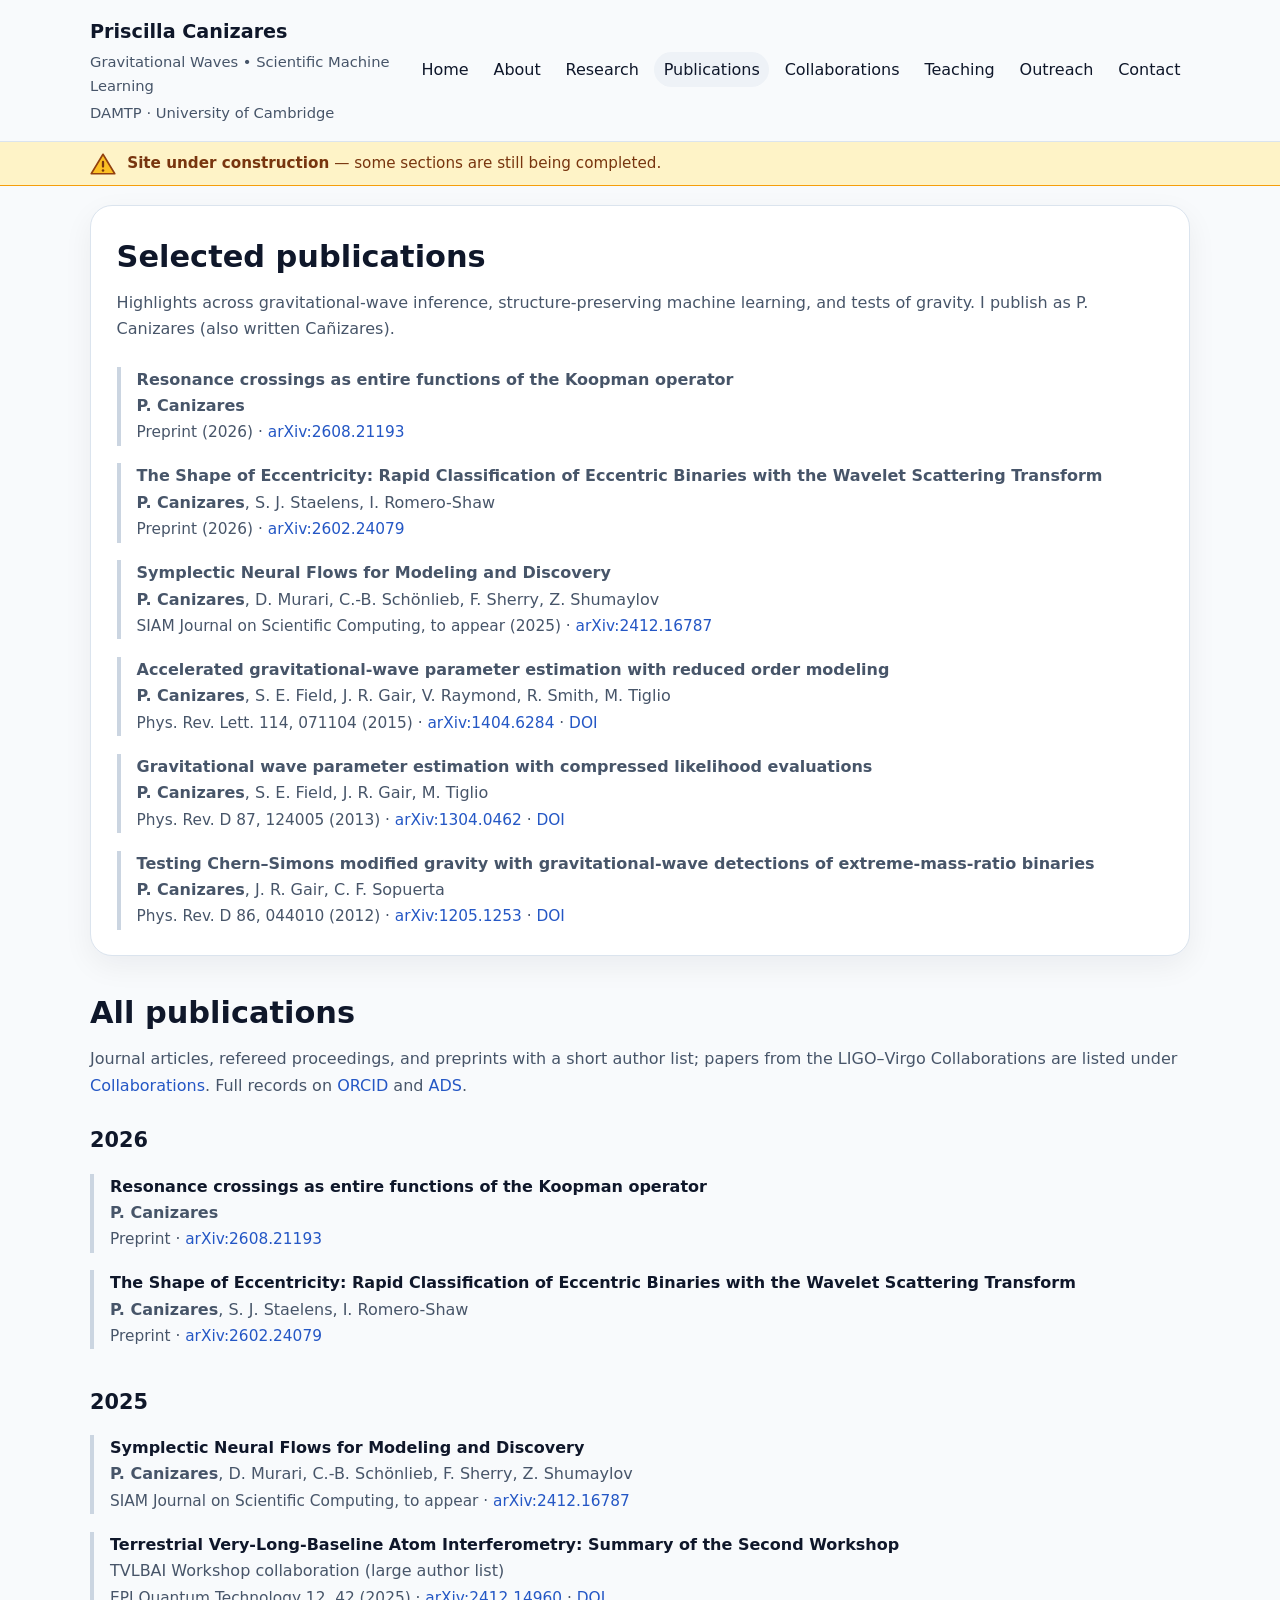
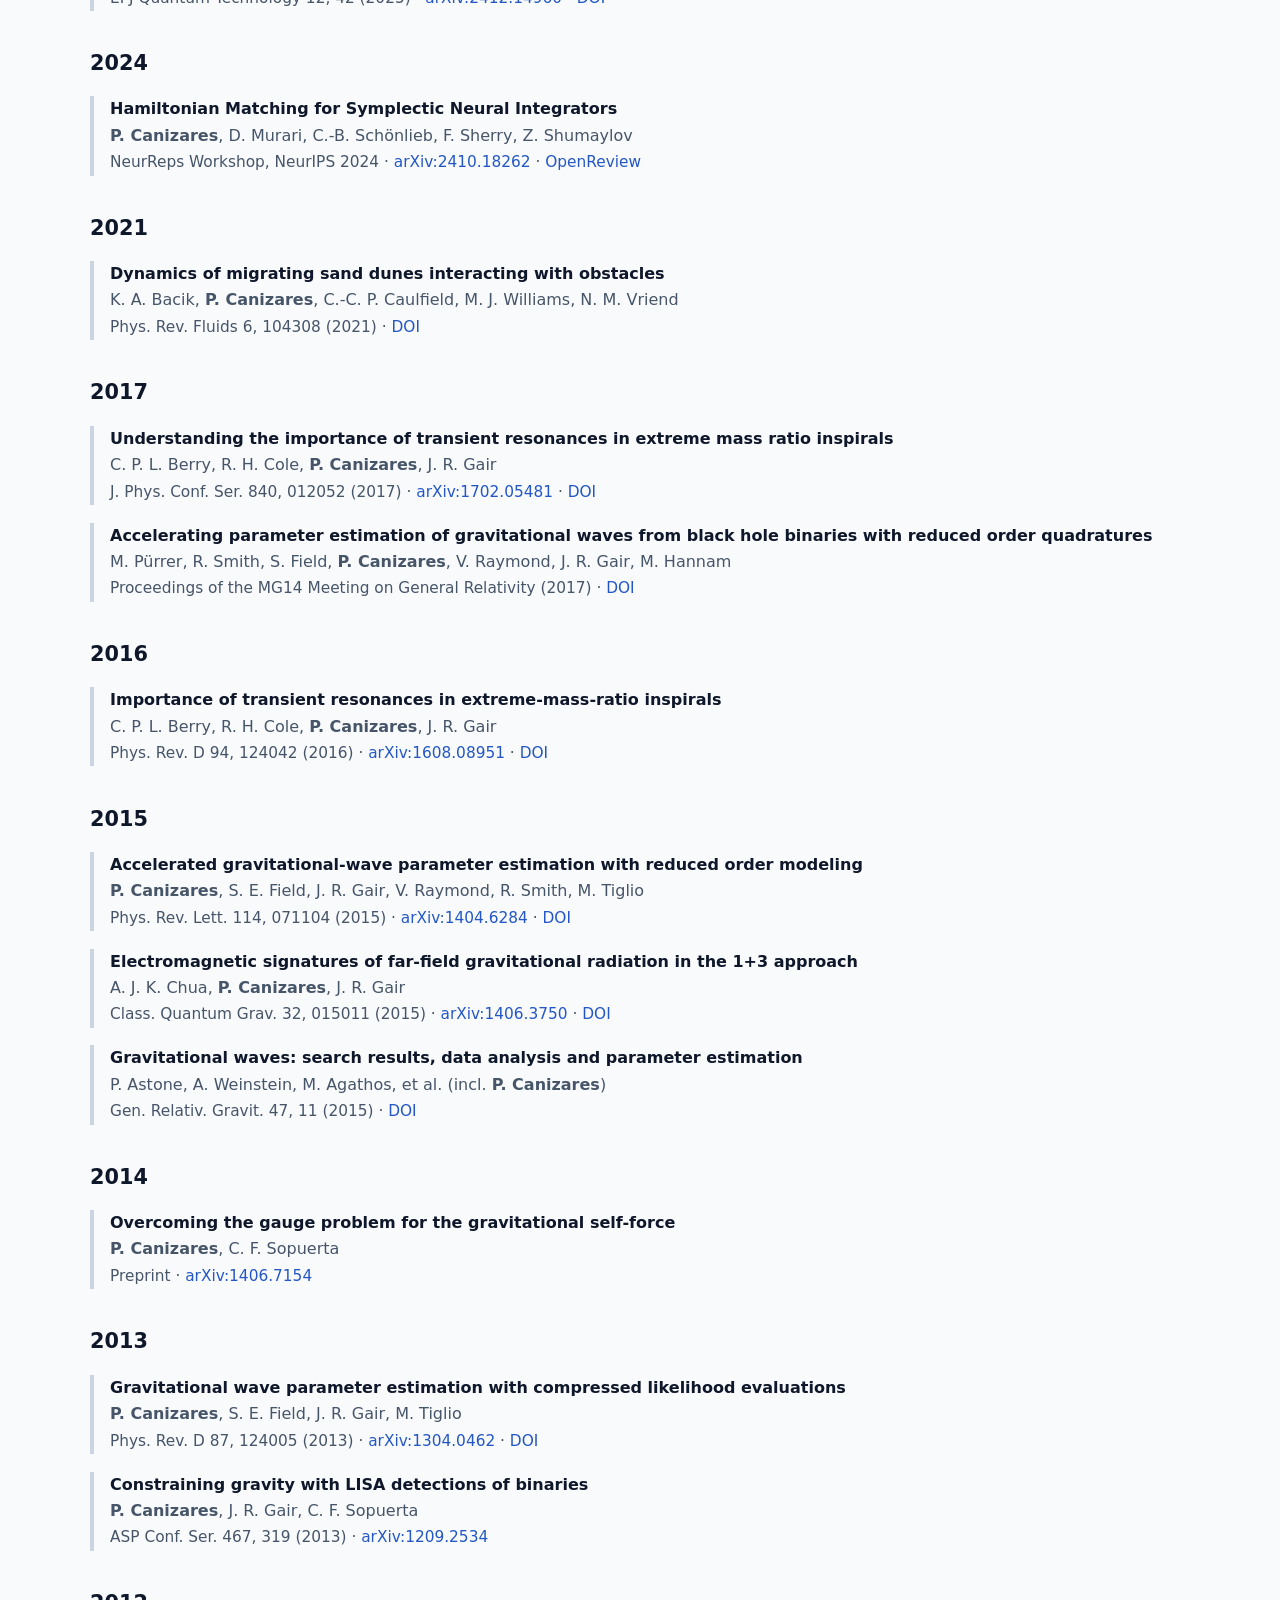
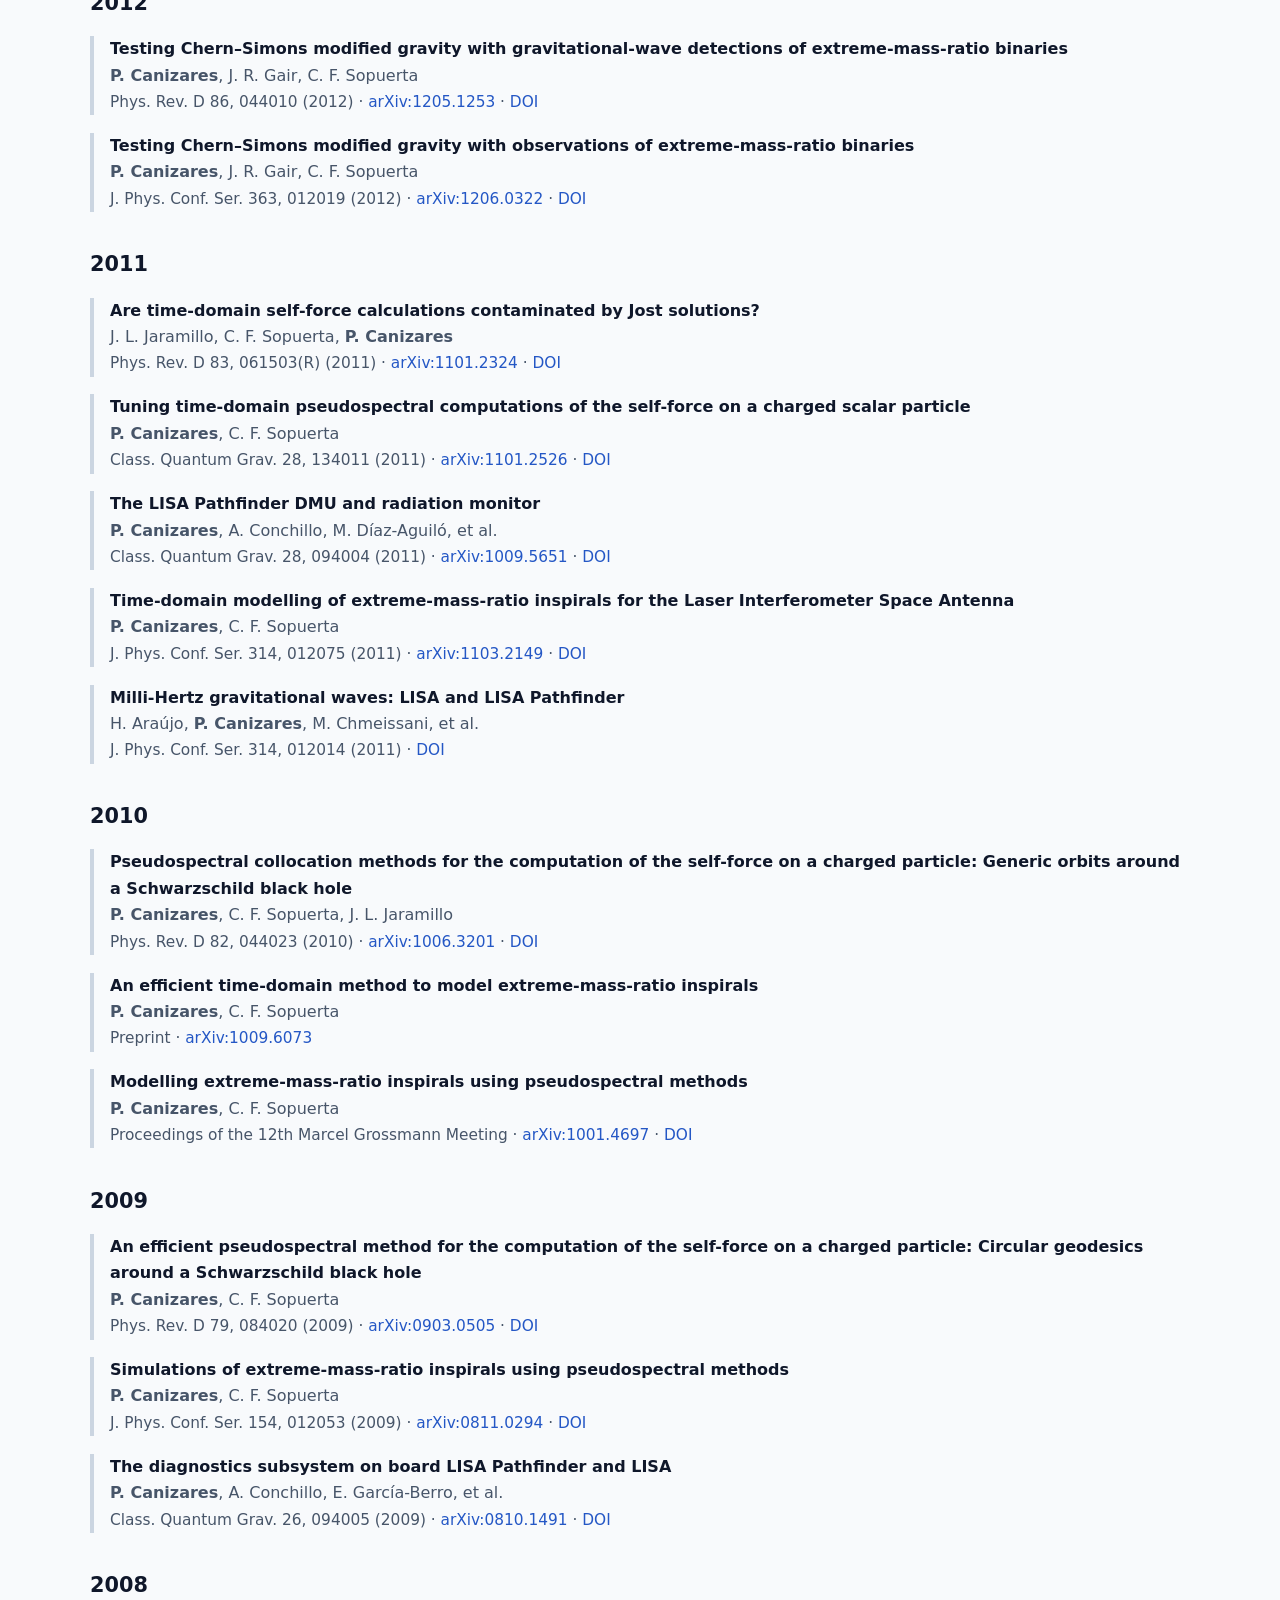
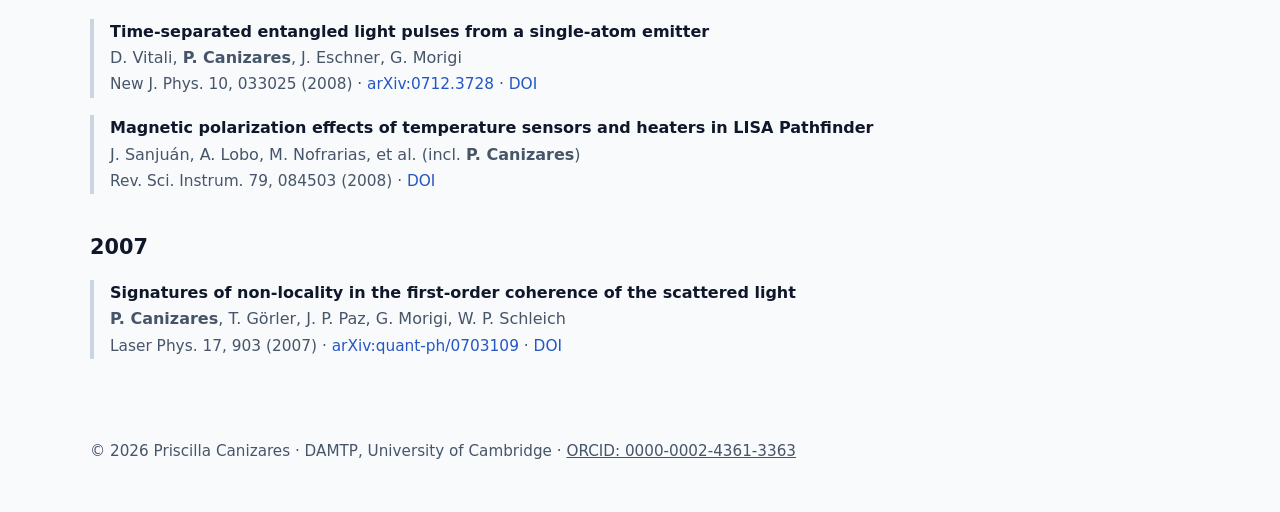
<file: publications/index.html>
<!DOCTYPE html>
<html lang="en">
<head>
  <meta charset="UTF-8">
  <meta name="viewport" content="width=device-width, initial-scale=1.0">
  <title>Publications | Priscilla Canizares</title>
  <meta name="description" content="Publications of Priscilla Canizares — gravitational-wave astronomy, scientific machine learning, self-force and EMRI modelling, LISA Pathfinder, and quantum optics.">
  <link rel="icon" href="data:image/svg+xml,%3Csvg xmlns='http://www.w3.org/2000/svg' viewBox='0 0 64 64'%3E%3Crect width='64' height='64' rx='14' fill='%230f172a'/%3E%3Cpath d='M7 32q5-22 10 0t10 0t10 0t10 0t10 0' stroke='%237dd3fc' stroke-width='3.5' fill='none' stroke-linecap='round'/%3E%3C/svg%3E">
  <link rel="stylesheet" href="../assets/css/style.css">
</head>
<body>
  <header class="site-header">
    <div class="wrap header-inner">
      <div class="brand">
        <h1>Priscilla Canizares</h1>
        <p> Gravitational Waves • Scientific Machine Learning</p>
        <p>DAMTP · University of Cambridge</p>
      </div>
      <nav aria-label="Main navigation">
        <ul>
          <li><a href="../index.html">Home</a></li>
          <li><a href="../about/index.html">About</a></li>
          <li><a href="../research/index.html">Research</a></li>
          <li><a class="active" href="index.html">Publications</a></li>
          <li><a href="../collaborations/index.html">Collaborations</a></li>
          <li><a href="../teaching/index.html">Teaching</a></li>
          <li><a href="../outreach/index.html">Outreach</a></li>
          <li><a href="../contact/index.html">Contact</a></li>
        </ul>
      </nav>
    </div>
  </header>

  <div class="construction" role="status">
    <div class="wrap construction-inner">
      <svg class="construction-sign" width="26" height="24" viewBox="0 0 64 58" aria-hidden="true"><path d="M32 5 L61 53 H3 Z" fill="#fbbf24" stroke="#92400e" stroke-width="4" stroke-linejoin="round"/><rect x="29.2" y="21" width="5.6" height="17" rx="2.8" fill="#78350f"/><circle cx="32" cy="45" r="3.2" fill="#78350f"/></svg>
      <span><strong>Site under construction</strong> — some sections are still being completed.</span>
    </div>
  </div>

  <main class="section">
    <div class="wrap panel">
      <h2 class="section-title">Selected publications</h2>
      <p class="section-intro">Highlights across gravitational-wave inference, structure-preserving machine learning, and tests of gravity. I publish as P. Canizares (also written Cañizares).</p>
      <ul class="list-clean">
        <li class="pub">
          <strong>Resonance crossings as entire functions of the Koopman operator</strong><br>
          <span class="authors"><span class="self">P. Canizares</span></span><br>
          <span class="meta">Preprint (2026) · <span class="pub-links"><a href="https://arxiv.org/abs/2608.21193" target="_blank" rel="noopener">arXiv:2608.21193</a></span></span>
        </li>
        <li class="pub">
          <strong>The Shape of Eccentricity: Rapid Classification of Eccentric Binaries with the Wavelet Scattering Transform</strong><br>
          <span class="authors"><span class="self">P. Canizares</span>, S. J. Staelens, I. Romero-Shaw</span><br>
          <span class="meta">Preprint (2026) · <span class="pub-links"><a href="https://arxiv.org/abs/2602.24079" target="_blank" rel="noopener">arXiv:2602.24079</a></span></span>
        </li>
        <li class="pub">
          <strong>Symplectic Neural Flows for Modeling and Discovery</strong><br>
          <span class="authors"><span class="self">P. Canizares</span>, D. Murari, C.-B. Schönlieb, F. Sherry, Z. Shumaylov</span><br>
          <span class="meta">SIAM Journal on Scientific Computing, to appear (2025) · <span class="pub-links"><a href="https://arxiv.org/abs/2412.16787" target="_blank" rel="noopener">arXiv:2412.16787</a></span></span>
        </li>
        <li class="pub">
          <strong>Accelerated gravitational-wave parameter estimation with reduced order modeling</strong><br>
          <span class="authors"><span class="self">P. Canizares</span>, S. E. Field, J. R. Gair, V. Raymond, R. Smith, M. Tiglio</span><br>
          <span class="meta">Phys. Rev. Lett. 114, 071104 (2015) · <span class="pub-links"><a href="https://arxiv.org/abs/1404.6284" target="_blank" rel="noopener">arXiv:1404.6284</a> · <a href="https://doi.org/10.1103/PhysRevLett.114.071104" target="_blank" rel="noopener">DOI</a></span></span>
        </li>
        <li class="pub">
          <strong>Gravitational wave parameter estimation with compressed likelihood evaluations</strong><br>
          <span class="authors"><span class="self">P. Canizares</span>, S. E. Field, J. R. Gair, M. Tiglio</span><br>
          <span class="meta">Phys. Rev. D 87, 124005 (2013) · <span class="pub-links"><a href="https://arxiv.org/abs/1304.0462" target="_blank" rel="noopener">arXiv:1304.0462</a> · <a href="https://doi.org/10.1103/PhysRevD.87.124005" target="_blank" rel="noopener">DOI</a></span></span>
        </li>
        <li class="pub">
          <strong>Testing Chern–Simons modified gravity with gravitational-wave detections of extreme-mass-ratio binaries</strong><br>
          <span class="authors"><span class="self">P. Canizares</span>, J. R. Gair, C. F. Sopuerta</span><br>
          <span class="meta">Phys. Rev. D 86, 044010 (2012) · <span class="pub-links"><a href="https://arxiv.org/abs/1205.1253" target="_blank" rel="noopener">arXiv:1205.1253</a> · <a href="https://doi.org/10.1103/PhysRevD.86.044010" target="_blank" rel="noopener">DOI</a></span></span>
        </li>
      </ul>
    </div>

    <div class="wrap" style="margin-top: 2rem;">
      <h2 class="section-title">All publications</h2>
      <p class="section-intro">Journal articles, refereed proceedings, and preprints with a short author list; papers from the LIGO&ndash;Virgo Collaborations are listed under <a class="text-link" href="../collaborations/index.html">Collaborations</a>. Full records on <a class="text-link" href="https://orcid.org/0000-0002-4361-3363" target="_blank" rel="noopener">ORCID</a> and <a class="text-link" href="https://ui.adsabs.harvard.edu/search/q=orcid%3A0000-0002-4361-3363&amp;sort=date%20desc" target="_blank" rel="noopener">ADS</a>.</p>

      <h3 class="pub-year">2026</h3>
      <ul class="list-clean">
        <li class="pub">
          <strong>Resonance crossings as entire functions of the Koopman operator</strong><br>
          <span class="authors"><span class="self">P. Canizares</span></span><br>
          <span class="meta">Preprint · <span class="pub-links"><a href="https://arxiv.org/abs/2608.21193" target="_blank" rel="noopener">arXiv:2608.21193</a></span></span>
        </li>
        <li class="pub">
          <strong>The Shape of Eccentricity: Rapid Classification of Eccentric Binaries with the Wavelet Scattering Transform</strong><br>
          <span class="authors"><span class="self">P. Canizares</span>, S. J. Staelens, I. Romero-Shaw</span><br>
          <span class="meta">Preprint · <span class="pub-links"><a href="https://arxiv.org/abs/2602.24079" target="_blank" rel="noopener">arXiv:2602.24079</a></span></span>
        </li>
      </ul>

      <h3 class="pub-year">2025</h3>
      <ul class="list-clean">
        <li class="pub">
          <strong>Symplectic Neural Flows for Modeling and Discovery</strong><br>
          <span class="authors"><span class="self">P. Canizares</span>, D. Murari, C.-B. Schönlieb, F. Sherry, Z. Shumaylov</span><br>
          <span class="meta">SIAM Journal on Scientific Computing, to appear · <span class="pub-links"><a href="https://arxiv.org/abs/2412.16787" target="_blank" rel="noopener">arXiv:2412.16787</a></span></span>
        </li>
        <li class="pub">
          <strong>Terrestrial Very-Long-Baseline Atom Interferometry: Summary of the Second Workshop</strong><br>
          <span class="authors">TVLBAI Workshop collaboration (large author list)</span><br>
          <span class="meta">EPJ Quantum Technology 12, 42 (2025) · <span class="pub-links"><a href="https://arxiv.org/abs/2412.14960" target="_blank" rel="noopener">arXiv:2412.14960</a> · <a href="https://doi.org/10.1140/epjqt/s40507-025-00344-3" target="_blank" rel="noopener">DOI</a></span></span>
        </li>
      </ul>

      <h3 class="pub-year">2024</h3>
      <ul class="list-clean">
        <li class="pub">
          <strong>Hamiltonian Matching for Symplectic Neural Integrators</strong><br>
          <span class="authors"><span class="self">P. Canizares</span>, D. Murari, C.-B. Schönlieb, F. Sherry, Z. Shumaylov</span><br>
          <span class="meta">NeurReps Workshop, NeurIPS 2024 · <span class="pub-links"><a href="https://arxiv.org/abs/2410.18262" target="_blank" rel="noopener">arXiv:2410.18262</a> · <a href="https://openreview.net/forum?id=RKh9GARFY0" target="_blank" rel="noopener">OpenReview</a></span></span>
        </li>
      </ul>

      <h3 class="pub-year">2021</h3>
      <ul class="list-clean">
        <li class="pub">
          <strong>Dynamics of migrating sand dunes interacting with obstacles</strong><br>
          <span class="authors">K. A. Bacik, <span class="self">P. Canizares</span>, C.-C. P. Caulfield, M. J. Williams, N. M. Vriend</span><br>
          <span class="meta">Phys. Rev. Fluids 6, 104308 (2021) · <span class="pub-links"><a href="https://doi.org/10.1103/PhysRevFluids.6.104308" target="_blank" rel="noopener">DOI</a></span></span>
        </li>
      </ul>

      <h3 class="pub-year">2017</h3>
      <ul class="list-clean">
        <li class="pub">
          <strong>Understanding the importance of transient resonances in extreme mass ratio inspirals</strong><br>
          <span class="authors">C. P. L. Berry, R. H. Cole, <span class="self">P. Canizares</span>, J. R. Gair</span><br>
          <span class="meta">J. Phys. Conf. Ser. 840, 012052 (2017) · <span class="pub-links"><a href="https://arxiv.org/abs/1702.05481" target="_blank" rel="noopener">arXiv:1702.05481</a> · <a href="https://doi.org/10.1088/1742-6596/840/1/012052" target="_blank" rel="noopener">DOI</a></span></span>
        </li>
        <li class="pub">
          <strong>Accelerating parameter estimation of gravitational waves from black hole binaries with reduced order quadratures</strong><br>
          <span class="authors">M. Pürrer, R. Smith, S. Field, <span class="self">P. Canizares</span>, V. Raymond, J. R. Gair, M. Hannam</span><br>
          <span class="meta">Proceedings of the MG14 Meeting on General Relativity (2017) · <span class="pub-links"><a href="https://doi.org/10.1142/9789813226609_0218" target="_blank" rel="noopener">DOI</a></span></span>
        </li>
      </ul>

      <h3 class="pub-year">2016</h3>
      <ul class="list-clean">
        <li class="pub">
          <strong>Importance of transient resonances in extreme-mass-ratio inspirals</strong><br>
          <span class="authors">C. P. L. Berry, R. H. Cole, <span class="self">P. Canizares</span>, J. R. Gair</span><br>
          <span class="meta">Phys. Rev. D 94, 124042 (2016) · <span class="pub-links"><a href="https://arxiv.org/abs/1608.08951" target="_blank" rel="noopener">arXiv:1608.08951</a> · <a href="https://doi.org/10.1103/PhysRevD.94.124042" target="_blank" rel="noopener">DOI</a></span></span>
        </li>
      </ul>

      <h3 class="pub-year">2015</h3>
      <ul class="list-clean">
        <li class="pub">
          <strong>Accelerated gravitational-wave parameter estimation with reduced order modeling</strong><br>
          <span class="authors"><span class="self">P. Canizares</span>, S. E. Field, J. R. Gair, V. Raymond, R. Smith, M. Tiglio</span><br>
          <span class="meta">Phys. Rev. Lett. 114, 071104 (2015) · <span class="pub-links"><a href="https://arxiv.org/abs/1404.6284" target="_blank" rel="noopener">arXiv:1404.6284</a> · <a href="https://doi.org/10.1103/PhysRevLett.114.071104" target="_blank" rel="noopener">DOI</a></span></span>
        </li>
        <li class="pub">
          <strong>Electromagnetic signatures of far-field gravitational radiation in the 1+3 approach</strong><br>
          <span class="authors">A. J. K. Chua, <span class="self">P. Canizares</span>, J. R. Gair</span><br>
          <span class="meta">Class. Quantum Grav. 32, 015011 (2015) · <span class="pub-links"><a href="https://arxiv.org/abs/1406.3750" target="_blank" rel="noopener">arXiv:1406.3750</a> · <a href="https://doi.org/10.1088/0264-9381/32/1/015011" target="_blank" rel="noopener">DOI</a></span></span>
        </li>
        <li class="pub">
          <strong>Gravitational waves: search results, data analysis and parameter estimation</strong><br>
          <span class="authors">P. Astone, A. Weinstein, M. Agathos, et al. (incl. <span class="self">P. Canizares</span>)</span><br>
          <span class="meta">Gen. Relativ. Gravit. 47, 11 (2015) · <span class="pub-links"><a href="https://doi.org/10.1007/s10714-014-1796-x" target="_blank" rel="noopener">DOI</a></span></span>
        </li>
      </ul>

      <h3 class="pub-year">2014</h3>
      <ul class="list-clean">
        <li class="pub">
          <strong>Overcoming the gauge problem for the gravitational self-force</strong><br>
          <span class="authors"><span class="self">P. Canizares</span>, C. F. Sopuerta</span><br>
          <span class="meta">Preprint · <span class="pub-links"><a href="https://arxiv.org/abs/1406.7154" target="_blank" rel="noopener">arXiv:1406.7154</a></span></span>
        </li>
      </ul>

      <h3 class="pub-year">2013</h3>
      <ul class="list-clean">
        <li class="pub">
          <strong>Gravitational wave parameter estimation with compressed likelihood evaluations</strong><br>
          <span class="authors"><span class="self">P. Canizares</span>, S. E. Field, J. R. Gair, M. Tiglio</span><br>
          <span class="meta">Phys. Rev. D 87, 124005 (2013) · <span class="pub-links"><a href="https://arxiv.org/abs/1304.0462" target="_blank" rel="noopener">arXiv:1304.0462</a> · <a href="https://doi.org/10.1103/PhysRevD.87.124005" target="_blank" rel="noopener">DOI</a></span></span>
        </li>
        <li class="pub">
          <strong>Constraining gravity with LISA detections of binaries</strong><br>
          <span class="authors"><span class="self">P. Canizares</span>, J. R. Gair, C. F. Sopuerta</span><br>
          <span class="meta">ASP Conf. Ser. 467, 319 (2013) · <span class="pub-links"><a href="https://arxiv.org/abs/1209.2534" target="_blank" rel="noopener">arXiv:1209.2534</a></span></span>
        </li>
      </ul>

      <h3 class="pub-year">2012</h3>
      <ul class="list-clean">
        <li class="pub">
          <strong>Testing Chern–Simons modified gravity with gravitational-wave detections of extreme-mass-ratio binaries</strong><br>
          <span class="authors"><span class="self">P. Canizares</span>, J. R. Gair, C. F. Sopuerta</span><br>
          <span class="meta">Phys. Rev. D 86, 044010 (2012) · <span class="pub-links"><a href="https://arxiv.org/abs/1205.1253" target="_blank" rel="noopener">arXiv:1205.1253</a> · <a href="https://doi.org/10.1103/PhysRevD.86.044010" target="_blank" rel="noopener">DOI</a></span></span>
        </li>
        <li class="pub">
          <strong>Testing Chern–Simons modified gravity with observations of extreme-mass-ratio binaries</strong><br>
          <span class="authors"><span class="self">P. Canizares</span>, J. R. Gair, C. F. Sopuerta</span><br>
          <span class="meta">J. Phys. Conf. Ser. 363, 012019 (2012) · <span class="pub-links"><a href="https://arxiv.org/abs/1206.0322" target="_blank" rel="noopener">arXiv:1206.0322</a> · <a href="https://doi.org/10.1088/1742-6596/363/1/012019" target="_blank" rel="noopener">DOI</a></span></span>
        </li>
      </ul>

      <h3 class="pub-year">2011</h3>
      <ul class="list-clean">
        <li class="pub">
          <strong>Are time-domain self-force calculations contaminated by Jost solutions?</strong><br>
          <span class="authors">J. L. Jaramillo, C. F. Sopuerta, <span class="self">P. Canizares</span></span><br>
          <span class="meta">Phys. Rev. D 83, 061503(R) (2011) · <span class="pub-links"><a href="https://arxiv.org/abs/1101.2324" target="_blank" rel="noopener">arXiv:1101.2324</a> · <a href="https://doi.org/10.1103/PhysRevD.83.061503" target="_blank" rel="noopener">DOI</a></span></span>
        </li>
        <li class="pub">
          <strong>Tuning time-domain pseudospectral computations of the self-force on a charged scalar particle</strong><br>
          <span class="authors"><span class="self">P. Canizares</span>, C. F. Sopuerta</span><br>
          <span class="meta">Class. Quantum Grav. 28, 134011 (2011) · <span class="pub-links"><a href="https://arxiv.org/abs/1101.2526" target="_blank" rel="noopener">arXiv:1101.2526</a> · <a href="https://doi.org/10.1088/0264-9381/28/13/134011" target="_blank" rel="noopener">DOI</a></span></span>
        </li>
        <li class="pub">
          <strong>The LISA Pathfinder DMU and radiation monitor</strong><br>
          <span class="authors"><span class="self">P. Canizares</span>, A. Conchillo, M. Díaz-Aguiló, et al.</span><br>
          <span class="meta">Class. Quantum Grav. 28, 094004 (2011) · <span class="pub-links"><a href="https://arxiv.org/abs/1009.5651" target="_blank" rel="noopener">arXiv:1009.5651</a> · <a href="https://doi.org/10.1088/0264-9381/28/9/094004" target="_blank" rel="noopener">DOI</a></span></span>
        </li>
        <li class="pub">
          <strong>Time-domain modelling of extreme-mass-ratio inspirals for the Laser Interferometer Space Antenna</strong><br>
          <span class="authors"><span class="self">P. Canizares</span>, C. F. Sopuerta</span><br>
          <span class="meta">J. Phys. Conf. Ser. 314, 012075 (2011) · <span class="pub-links"><a href="https://arxiv.org/abs/1103.2149" target="_blank" rel="noopener">arXiv:1103.2149</a> · <a href="https://doi.org/10.1088/1742-6596/314/1/012075" target="_blank" rel="noopener">DOI</a></span></span>
        </li>
        <li class="pub">
          <strong>Milli-Hertz gravitational waves: LISA and LISA Pathfinder</strong><br>
          <span class="authors">H. Araújo, <span class="self">P. Canizares</span>, M. Chmeissani, et al.</span><br>
          <span class="meta">J. Phys. Conf. Ser. 314, 012014 (2011) · <span class="pub-links"><a href="https://doi.org/10.1088/1742-6596/314/1/012014" target="_blank" rel="noopener">DOI</a></span></span>
        </li>
      </ul>

      <h3 class="pub-year">2010</h3>
      <ul class="list-clean">
        <li class="pub">
          <strong>Pseudospectral collocation methods for the computation of the self-force on a charged particle: Generic orbits around a Schwarzschild black hole</strong><br>
          <span class="authors"><span class="self">P. Canizares</span>, C. F. Sopuerta, J. L. Jaramillo</span><br>
          <span class="meta">Phys. Rev. D 82, 044023 (2010) · <span class="pub-links"><a href="https://arxiv.org/abs/1006.3201" target="_blank" rel="noopener">arXiv:1006.3201</a> · <a href="https://doi.org/10.1103/PhysRevD.82.044023" target="_blank" rel="noopener">DOI</a></span></span>
        </li>
        <li class="pub">
          <strong>An efficient time-domain method to model extreme-mass-ratio inspirals</strong><br>
          <span class="authors"><span class="self">P. Canizares</span>, C. F. Sopuerta</span><br>
          <span class="meta">Preprint · <span class="pub-links"><a href="https://arxiv.org/abs/1009.6073" target="_blank" rel="noopener">arXiv:1009.6073</a></span></span>
        </li>
        <li class="pub">
          <strong>Modelling extreme-mass-ratio inspirals using pseudospectral methods</strong><br>
          <span class="authors"><span class="self">P. Canizares</span>, C. F. Sopuerta</span><br>
          <span class="meta">Proceedings of the 12th Marcel Grossmann Meeting · <span class="pub-links"><a href="https://arxiv.org/abs/1001.4697" target="_blank" rel="noopener">arXiv:1001.4697</a> · <a href="https://doi.org/10.1142/9789814374552_0072" target="_blank" rel="noopener">DOI</a></span></span>
        </li>
      </ul>

      <h3 class="pub-year">2009</h3>
      <ul class="list-clean">
        <li class="pub">
          <strong>An efficient pseudospectral method for the computation of the self-force on a charged particle: Circular geodesics around a Schwarzschild black hole</strong><br>
          <span class="authors"><span class="self">P. Canizares</span>, C. F. Sopuerta</span><br>
          <span class="meta">Phys. Rev. D 79, 084020 (2009) · <span class="pub-links"><a href="https://arxiv.org/abs/0903.0505" target="_blank" rel="noopener">arXiv:0903.0505</a> · <a href="https://doi.org/10.1103/PhysRevD.79.084020" target="_blank" rel="noopener">DOI</a></span></span>
        </li>
        <li class="pub">
          <strong>Simulations of extreme-mass-ratio inspirals using pseudospectral methods</strong><br>
          <span class="authors"><span class="self">P. Canizares</span>, C. F. Sopuerta</span><br>
          <span class="meta">J. Phys. Conf. Ser. 154, 012053 (2009) · <span class="pub-links"><a href="https://arxiv.org/abs/0811.0294" target="_blank" rel="noopener">arXiv:0811.0294</a> · <a href="https://doi.org/10.1088/1742-6596/154/1/012053" target="_blank" rel="noopener">DOI</a></span></span>
        </li>
        <li class="pub">
          <strong>The diagnostics subsystem on board LISA Pathfinder and LISA</strong><br>
          <span class="authors"><span class="self">P. Canizares</span>, A. Conchillo, E. García-Berro, et al.</span><br>
          <span class="meta">Class. Quantum Grav. 26, 094005 (2009) · <span class="pub-links"><a href="https://arxiv.org/abs/0810.1491" target="_blank" rel="noopener">arXiv:0810.1491</a> · <a href="https://doi.org/10.1088/0264-9381/26/9/094005" target="_blank" rel="noopener">DOI</a></span></span>
        </li>
      </ul>

      <h3 class="pub-year">2008</h3>
      <ul class="list-clean">
        <li class="pub">
          <strong>Time-separated entangled light pulses from a single-atom emitter</strong><br>
          <span class="authors">D. Vitali, <span class="self">P. Canizares</span>, J. Eschner, G. Morigi</span><br>
          <span class="meta">New J. Phys. 10, 033025 (2008) · <span class="pub-links"><a href="https://arxiv.org/abs/0712.3728" target="_blank" rel="noopener">arXiv:0712.3728</a> · <a href="https://doi.org/10.1088/1367-2630/10/3/033025" target="_blank" rel="noopener">DOI</a></span></span>
        </li>
        <li class="pub">
          <strong>Magnetic polarization effects of temperature sensors and heaters in LISA Pathfinder</strong><br>
          <span class="authors">J. Sanjuán, A. Lobo, M. Nofrarias, et al. (incl. <span class="self">P. Canizares</span>)</span><br>
          <span class="meta">Rev. Sci. Instrum. 79, 084503 (2008) · <span class="pub-links"><a href="https://doi.org/10.1063/1.2968113" target="_blank" rel="noopener">DOI</a></span></span>
        </li>
      </ul>

      <h3 class="pub-year">2007</h3>
      <ul class="list-clean">
        <li class="pub">
          <strong>Signatures of non-locality in the first-order coherence of the scattered light</strong><br>
          <span class="authors"><span class="self">P. Canizares</span>, T. Görler, J. P. Paz, G. Morigi, W. P. Schleich</span><br>
          <span class="meta">Laser Phys. 17, 903 (2007) · <span class="pub-links"><a href="https://arxiv.org/abs/quant-ph/0703109" target="_blank" rel="noopener">arXiv:quant-ph/0703109</a> · <a href="https://doi.org/10.1134/S1054660X0707002X" target="_blank" rel="noopener">DOI</a></span></span>
        </li>
      </ul>
    </div>
  </main>

  <footer class="site-footer">
    <div class="wrap">© 2026 Priscilla Canizares · DAMTP, University of Cambridge · <a href="https://orcid.org/0000-0002-4361-3363" target="_blank" rel="noopener">ORCID: 0000-0002-4361-3363</a></div>
  </footer>
</body>
</html>
</file>
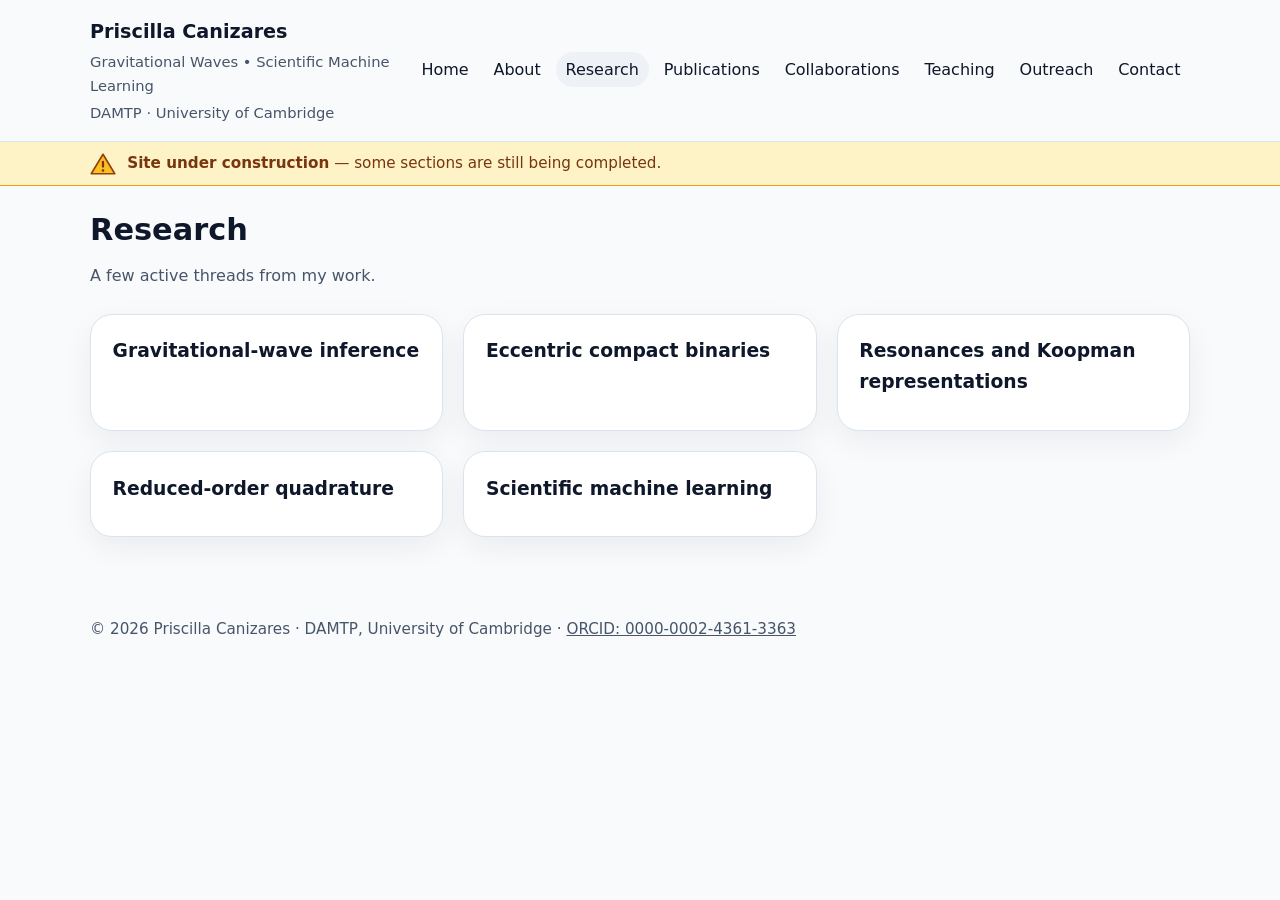
<file: research/index.html>
<!DOCTYPE html>
<html lang="en">
<head>
  <meta charset="UTF-8">
  <meta name="viewport" content="width=device-width, initial-scale=1.0">
  <title>Research | Priscilla Canizares</title>
  <meta name="description" content="Research of Priscilla Canizares — gravitational-wave inference, eccentric compact binaries, structure-preserving machine learning, reduced-order quadrature, and inverse problems.">
  <link rel="icon" href="data:image/svg+xml,%3Csvg xmlns='http://www.w3.org/2000/svg' viewBox='0 0 64 64'%3E%3Crect width='64' height='64' rx='14' fill='%230f172a'/%3E%3Cpath d='M7 32q5-22 10 0t10 0t10 0t10 0t10 0' stroke='%237dd3fc' stroke-width='3.5' fill='none' stroke-linecap='round'/%3E%3C/svg%3E">
  <link rel="stylesheet" href="../assets/css/style.css">
</head>
<body>
  <header class="site-header">
    <div class="wrap header-inner">
      <div class="brand">
        <h1>Priscilla Canizares</h1>
        <p> Gravitational Waves • Scientific Machine Learning</p>
        <p>DAMTP · University of Cambridge</p>
      </div>
      <nav aria-label="Main navigation">
        <ul>
          <li><a href="../index.html">Home</a></li>
          <li><a href="../about/index.html">About</a></li>
          <li><a class="active" href="index.html">Research</a></li>
          <li><a href="../publications/index.html">Publications</a></li>
          <li><a href="../collaborations/index.html">Collaborations</a></li>
          <li><a href="../teaching/index.html">Teaching</a></li>
          <li><a href="../outreach/index.html">Outreach</a></li>
          <li><a href="../contact/index.html">Contact</a></li>
        </ul>
      </nav>
    </div>
  </header>

  <div class="construction" role="status">
    <div class="wrap construction-inner">
      <svg class="construction-sign" width="26" height="24" viewBox="0 0 64 58" aria-hidden="true"><path d="M32 5 L61 53 H3 Z" fill="#fbbf24" stroke="#92400e" stroke-width="4" stroke-linejoin="round"/><rect x="29.2" y="21" width="5.6" height="17" rx="2.8" fill="#78350f"/><circle cx="32" cy="45" r="3.2" fill="#78350f"/></svg>
      <span><strong>Site under construction</strong> — some sections are still being completed.</span>
    </div>
  </div>

  <main class="section">
    <div class="wrap">
      <h2 class="section-title">Research</h2>
      <p class="section-intro">A few active threads from my work.</p>
      <div class="grid-3">
        <article class="card">
          <h3>Gravitational-wave inference</h3>
          <!-- <p>Fast and reliable parameter estimation for compact binary coalescences, including reduced-order methods, surrogate likelihoods, and robust pipelines for realistic detector data.</p> -->
        </article>
        <article class="card">
          <h3>Eccentric compact binaries</h3>
          <!-- <p>Detection and classification of orbital eccentricity using wavelet scattering transforms and lightweight classifiers, with attention to degeneracies with precession and modelling systematics.</p> -->
        </article>
        <article class="card">
          <h3>Resonances and Koopman representations</h3>
          <!-- <p>Operator-theoretic, spectral representations of inspiral dynamics: using the Koopman framework to characterise transient resonance crossings in extreme-mass-ratio inspirals and to build interpretable data-driven models of long inspirals.</p> -->
        </article>
      </div>
      <div class="grid-3" style="margin-top: 1.25rem;">
        <article class="card">
          <h3>Reduced-order quadrature</h3>
          <!-- <p>Developing efficient quadrature rules for gravitational-wave likelihoods, including randomized low-rank ideas and multiresolution representations that preserve physical fidelity while cutting computational cost.</p> -->
        </article>
        <article class="card">
          <h3>Scientific machine learning</h3>
          <!-- <p>Structured neural networks — including symplectic architectures that preserve the geometry of Hamiltonian dynamics — flow matching, and hybrid physics-informed approaches for inverse problems and dynamical systems where data alone should not be allowed to run the kingdom.</p> -->
        </article>
        <!-- <article class="card">
          <h3>Inverse problems and imaging</h3>
          <p>Methods for recovering information from noisy, blurred, or incomplete observations, ranging from regularisation-based image restoration to mathematically grounded learning approaches.</p>
        </article> -->
      </div>
    </div>
  </main>

  <footer class="site-footer">
    <div class="wrap">© 2026 Priscilla Canizares · DAMTP, University of Cambridge · <a href="https://orcid.org/0000-0002-4361-3363" target="_blank" rel="noopener">ORCID: 0000-0002-4361-3363</a></div>
  </footer>
</body>
</html>
</file>
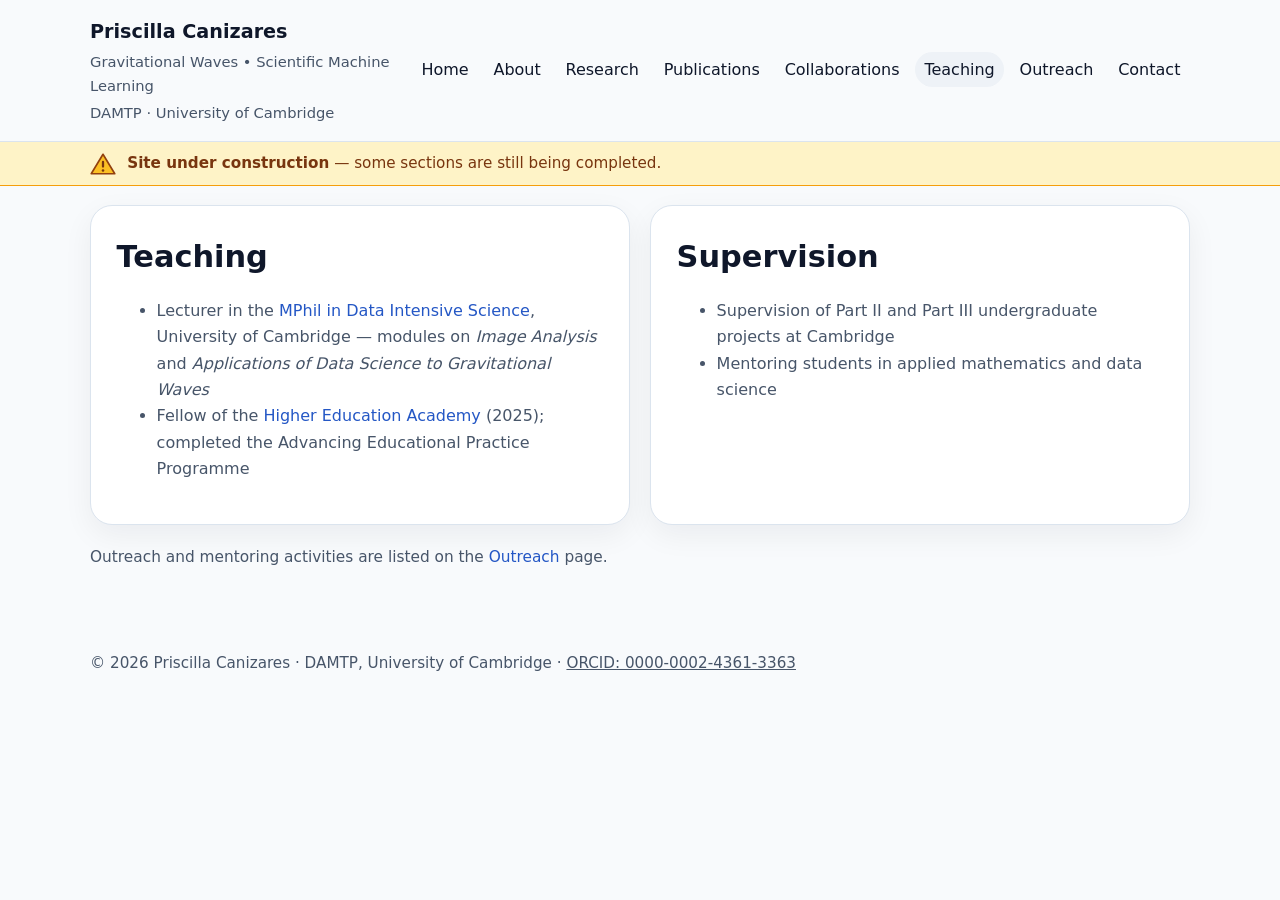
<file: teaching/index.html>
<!DOCTYPE html>
<html lang="en">
<head>
  <meta charset="UTF-8">
  <meta name="viewport" content="width=device-width, initial-scale=1.0">
  <title>Teaching | Priscilla Canizares</title>
  <meta name="description" content="Teaching and supervision of Priscilla Canizares — MPhil lecturing in image analysis and data science for gravitational waves at the University of Cambridge.">
  <link rel="icon" href="data:image/svg+xml,%3Csvg xmlns='http://www.w3.org/2000/svg' viewBox='0 0 64 64'%3E%3Crect width='64' height='64' rx='14' fill='%230f172a'/%3E%3Cpath d='M7 32q5-22 10 0t10 0t10 0t10 0t10 0' stroke='%237dd3fc' stroke-width='3.5' fill='none' stroke-linecap='round'/%3E%3C/svg%3E">
  <link rel="stylesheet" href="../assets/css/style.css">
</head>
<body>
  <header class="site-header">
    <div class="wrap header-inner">
      <div class="brand">
        <h1>Priscilla Canizares</h1>
        <p> Gravitational Waves • Scientific Machine Learning</p>
        <p>DAMTP · University of Cambridge</p>
      </div>
      <nav aria-label="Main navigation">
        <ul>
          <li><a href="../index.html">Home</a></li>
          <li><a href="../about/index.html">About</a></li>
          <li><a href="../research/index.html">Research</a></li>
          <li><a href="../publications/index.html">Publications</a></li>
          <li><a href="../collaborations/index.html">Collaborations</a></li>
          <li><a class="active" href="index.html">Teaching</a></li>
          <li><a href="../outreach/index.html">Outreach</a></li>
          <li><a href="../contact/index.html">Contact</a></li>
        </ul>
      </nav>
    </div>
  </header>

  <div class="construction" role="status">
    <div class="wrap construction-inner">
      <svg class="construction-sign" width="26" height="24" viewBox="0 0 64 58" aria-hidden="true"><path d="M32 5 L61 53 H3 Z" fill="#fbbf24" stroke="#92400e" stroke-width="4" stroke-linejoin="round"/><rect x="29.2" y="21" width="5.6" height="17" rx="2.8" fill="#78350f"/><circle cx="32" cy="45" r="3.2" fill="#78350f"/></svg>
      <span><strong>Site under construction</strong> — some sections are still being completed.</span>
    </div>
  </div>

  <main class="section">
    <div class="wrap grid-2">
      <section class="panel">
        <h2 class="section-title">Teaching</h2>
        <ul>
          <li>Lecturer in the <a class="text-link" href="https://mphildis.bigdata.cam.ac.uk/course-structure/" target="_blank" rel="noopener">MPhil in Data Intensive Science</a>, University of Cambridge — modules on <em>Image Analysis</em> and <em>Applications of Data Science to Gravitational Waves</em></li>
          <!-- <li>Coursework design spanning scientific machine learning, inverse problems, and image analysis</li> -->
          <li>Fellow of the <a class="text-link" href="https://www.advance-he.ac.uk" target="_blank" rel="noopener">Higher Education Academy</a> (2025); completed the Advancing Educational Practice Programme</li>
        </ul>
      </section>
      <section class="panel">
        <h2 class="section-title">Supervision</h2>
        <ul>
          <li>Supervision of Part II and Part III undergraduate projects at Cambridge</li>
          <li>Mentoring students in applied mathematics and data science</li>
          <!-- <li>Research guidance on gravitational-wave astronomy and scientific machine learning</li> -->
        </ul>
      </section>
    </div>
    <div class="wrap" style="margin-top: 1.25rem;">
      <p class="meta" style="margin: 0;">Outreach and mentoring activities are listed on the <a class="text-link" href="../outreach/index.html">Outreach</a> page.</p>
    </div>
  </main>

  <footer class="site-footer">
    <div class="wrap">© 2026 Priscilla Canizares · DAMTP, University of Cambridge · <a href="https://orcid.org/0000-0002-4361-3363" target="_blank" rel="noopener">ORCID: 0000-0002-4361-3363</a></div>
  </footer>
</body>
</html>
</file>
<file: assets/css/style.css>
:root {
  --bg: #f8fafc;
  --surface: #ffffff;
  --surface-2: #eef2f7;
  --text: #0f172a;
  --muted: #475569;
  --line: #dbe4ee;
  --accent: #0f172a;
  --link: #2457c5;
  --max: 1100px;
  --radius: 22px;
  --shadow: 0 10px 30px rgba(15, 23, 42, 0.06);
}

* { box-sizing: border-box; }
html { scroll-behavior: smooth; }
body {
  margin: 0;
  font-family: Inter, ui-sans-serif, system-ui, -apple-system, BlinkMacSystemFont, "Segoe UI", sans-serif;
  background: var(--bg);
  color: var(--text);
  line-height: 1.65;
}

a { color: inherit; text-decoration: none; }
a:hover { text-decoration: underline; }
img { max-width: 100%; display: block; }

.site-header {
  position: sticky;
  top: 0;
  z-index: 20;
  background: rgba(248, 250, 252, 0.9);
  backdrop-filter: blur(10px);
  border-bottom: 1px solid var(--line);
}

.wrap {
  width: min(var(--max), calc(100% - 2rem));
  margin: 0 auto;
}

.header-inner {
  display: flex;
  align-items: center;
  justify-content: space-between;
  gap: 1rem;
  padding: 1rem 0;
}

.brand h1 {
  font-size: 1.2rem;
  margin: 0;
}
.brand p {
  margin: 0.15rem 0 0;
  color: var(--muted);
  font-size: 0.92rem;
}

nav {
  flex: none; /* the brand subtitle wraps before the nav row does */
}

nav ul {
  display: flex;
  gap: 0.35rem;
  list-style: none;
  padding: 0;
  margin: 0;
  flex-wrap: wrap;
}

nav a {
  padding: 0.5rem 0.6rem;
  border-radius: 999px;
}

nav a.active,
nav a:hover {
  background: var(--surface-2);
  text-decoration: none;
}

.hero {
  padding: 5.5rem 0 4rem;
  border-bottom: 1px solid var(--line);
  background:
    linear-gradient(100deg,
      rgba(248, 250, 252, 0.96) 0%,
      rgba(248, 250, 252, 0.88) 45%,
      rgba(248, 250, 252, 0.55) 75%,
      rgba(248, 250, 252, 0.35) 100%),
    url("../images/hero.jpg") center 62% / cover no-repeat;
}

.hero h2 {
  max-width: 18ch;
}

.hero-grid {
  display: grid;
  grid-template-columns: 168px 1fr;
  gap: 2.5rem;
  align-items: stretch;
}

.hero .portrait {
  aspect-ratio: auto;
  height: 100%;
}

.badge {
  display: inline-block;
  background: var(--surface-2);
  border: 1px solid var(--line);
  border-radius: 999px;
  padding: 0.4rem 0.8rem;
  font-size: 0.9rem;
  color: var(--muted);
}

.hero h2 {
  font-size: clamp(2rem, 4vw, 4rem);
  line-height: 1.05;
  margin: 0.9rem 0 1rem;
  letter-spacing: -0.03em;
}

.lead {
  font-size: 1.2rem;
  color: var(--muted);
  max-width: 65ch;
}

.actions {
  display: flex;
  gap: 0.9rem;
  flex-wrap: wrap;
  margin-top: 1.5rem;
}

.btn {
  display: inline-block;
  padding: 0.9rem 1.15rem;
  border-radius: 16px;
  border: 1px solid var(--line);
  background: var(--surface);
  box-shadow: var(--shadow);
  font-weight: 600;
  text-decoration: none;
}

.btn.primary {
  background: var(--accent);
  color: white;
  border-color: var(--accent);
}

.card,
.panel {
  background: var(--surface);
  border: 1px solid var(--line);
  border-radius: var(--radius);
  box-shadow: var(--shadow);
}

.portrait {
  aspect-ratio: 1 / 1;
  display: grid;
  place-items: center;
  text-align: center;
  padding: 1.5rem;
  background: linear-gradient(135deg, #e2e8f0, #cbd5e1);
  color: #334155;
  font-weight: 600;
  overflow: hidden;
}

.portrait.has-photo {
  padding: 0;
}

.portrait img {
  width: 100%;
  height: 100%;
  object-fit: cover;
}

.monogram {
  font-size: 3.4rem;
  letter-spacing: 0.06em;
  color: #334155;
  line-height: 1;
}

.monogram .sub {
  display: block;
  font-size: 0.95rem;
  letter-spacing: 0.24em;
  margin-top: 0.9rem;
  text-transform: uppercase;
  color: #475569;
}

.section {
  padding: 1.2rem 0 3rem;
}

.section-title {
  margin: 0 0 0.5rem;
  font-size: 1.9rem;
}

.section-intro {
  color: var(--muted);
  margin: 0 0 1.5rem;
}

.grid-3 {
  display: grid;
  grid-template-columns: repeat(3, 1fr);
  gap: 1.25rem;
}

.grid-2 {
  display: grid;
  grid-template-columns: repeat(2, 1fr);
  gap: 1.25rem;
}

.card {
  padding: 1.35rem;
}

.card h3, .card h4 {
  margin-top: 0;
  margin-bottom: 0.65rem;
}

.card p, .panel p, .panel li {
  color: var(--muted);
}

.panel {
  padding: 1.6rem;
}

.list-clean {
  list-style: none;
  padding: 0;
  margin: 0;
}

.list-clean li + li {
  margin-top: 1.1rem;
}

.pub {
  padding-left: 1rem;
  border-left: 4px solid #cbd5e1;
}

.pub-year {
  font-size: 1.3rem;
  margin: 2.2rem 0 1rem;
}

.pub-year:first-of-type {
  margin-top: 1rem;
}

.pub .authors {
  color: var(--muted);
}

.pub .self {
  font-weight: 600;
}

.pub-links a,
.text-link {
  color: var(--link);
}

.meta {
  color: var(--muted);
  font-size: 0.96rem;
}

.contact-block {
  background: #0f172a;
  color: white;
}
.contact-block p,
.contact-block a { color: #dbeafe; }

.site-footer {
  padding: 2rem 0 3rem;
  color: var(--muted);
  font-size: 0.95rem;
}

.site-footer a { color: var(--muted); text-decoration: underline; }

.kv {
  display: grid;
  grid-template-columns: 160px 1fr;
  gap: 0.8rem 1rem;
}

.kv dt { font-weight: 700; }
.kv dd { margin: 0; color: var(--muted); }

/* Eight nav items: keep the pills compact so the header row stays tidy */
@media (max-width: 1100px) {
  nav a {
    padding: 0.5rem 0.45rem;
    font-size: 0.95rem;
  }
}

@media (max-width: 900px) {
  .hero {
    background:
      linear-gradient(rgba(248, 250, 252, 0.93), rgba(248, 250, 252, 0.82)),
      url("../images/hero.jpg") center 62% / cover no-repeat;
  }

  .hero-grid,
  .grid-3,
  .grid-2,
  .kv {
    grid-template-columns: 1fr;
  }

  .header-inner {
    flex-direction: column;
    align-items: flex-start;
  }

  .hero .portrait {
    aspect-ratio: 1 / 1;
    height: auto;
    max-width: 120px;
  }
}

/* Under-construction banner */
.construction {
  background: #fef3c7;
  border-bottom: 1px solid #f59e0b;
  color: #78350f;
  font-size: 0.95rem;
}

.construction-inner {
  display: flex;
  align-items: center;
  gap: 0.7rem;
  padding: 0.55rem 0;
}

.construction-sign {
  flex: none;
}
</file>
